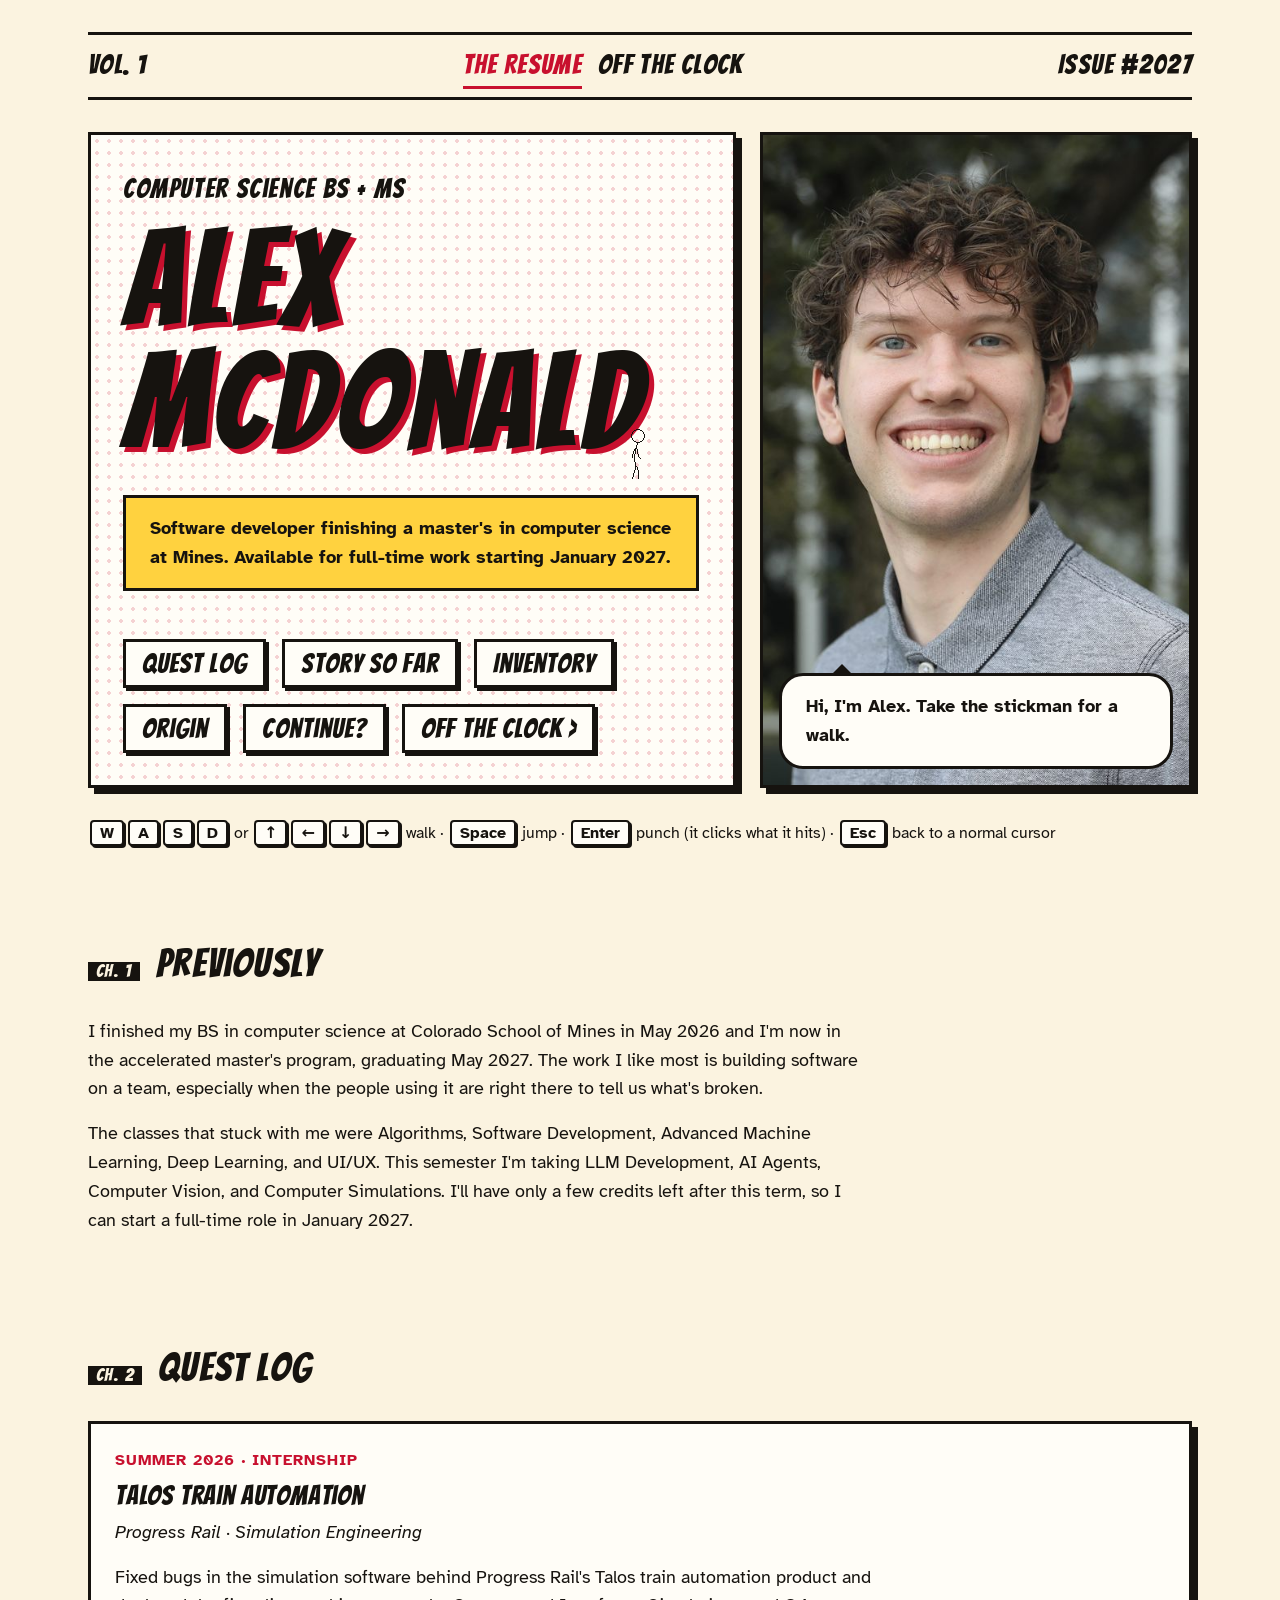
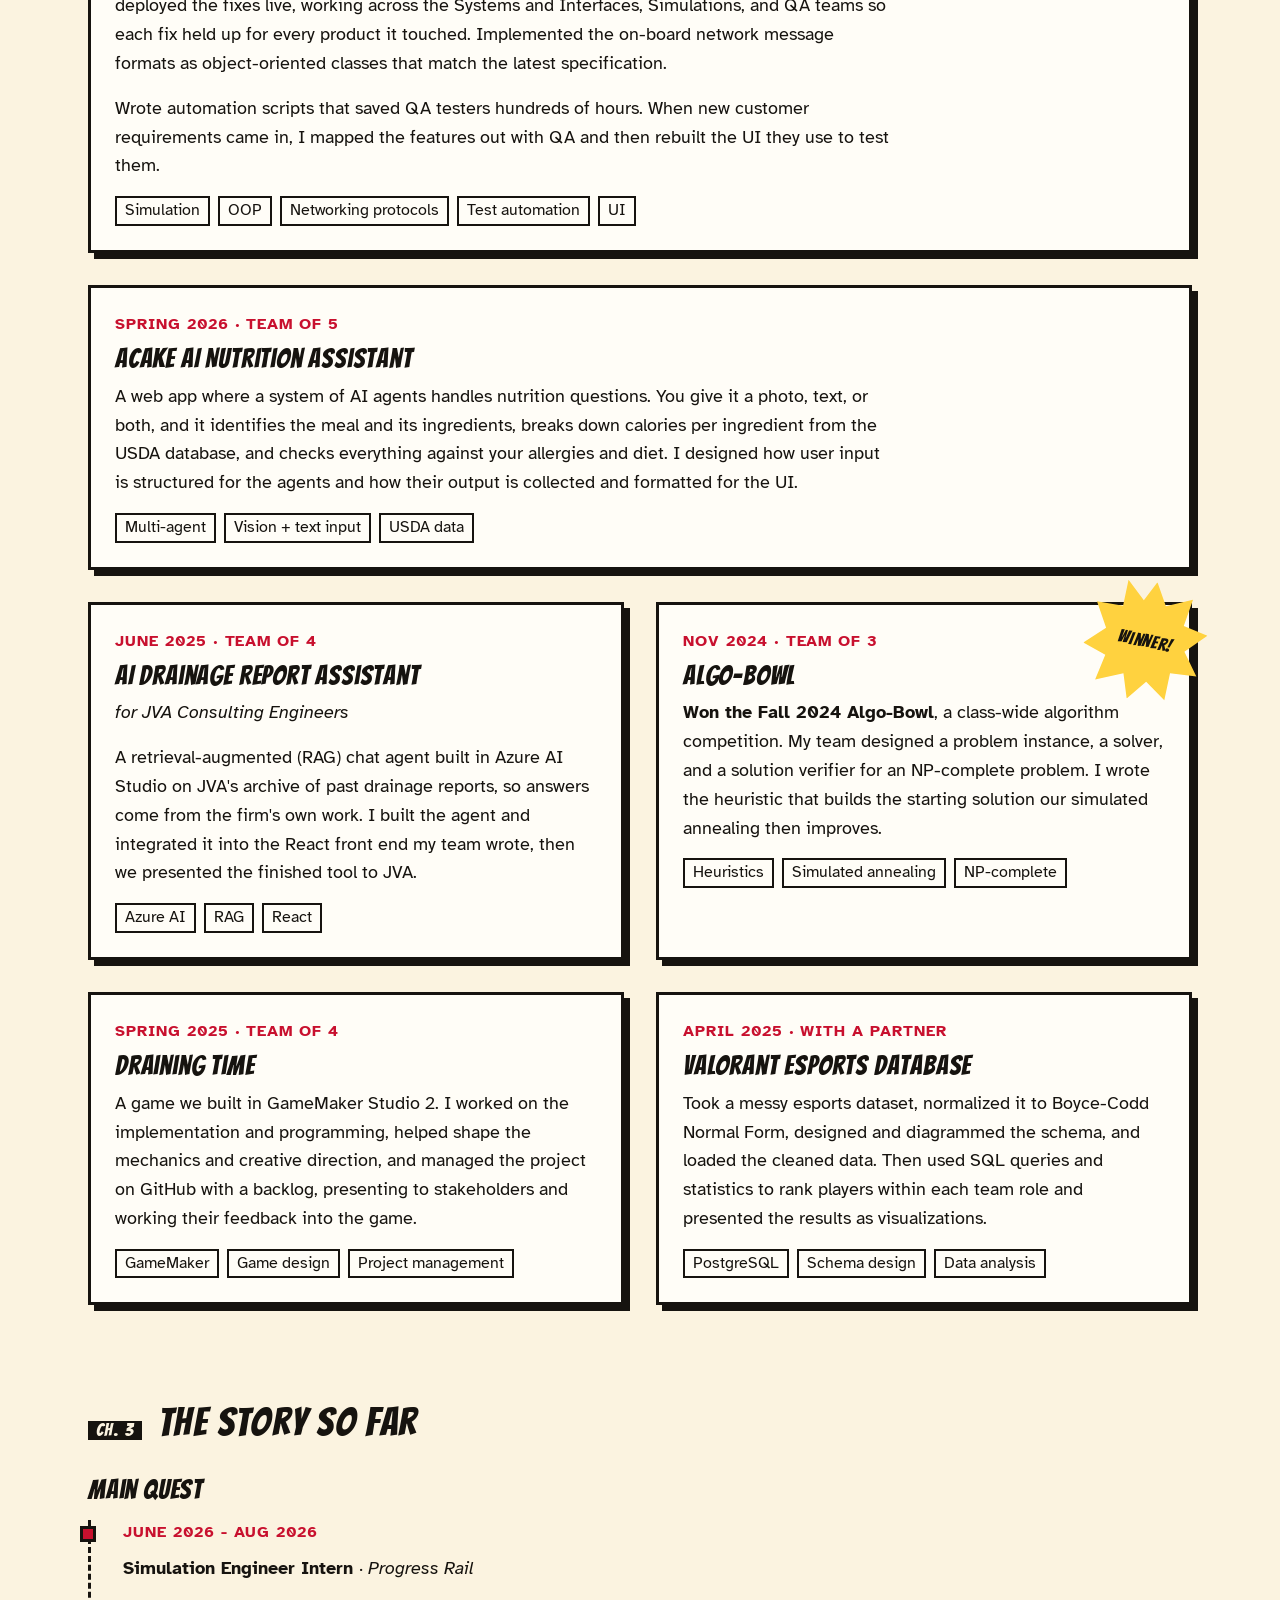
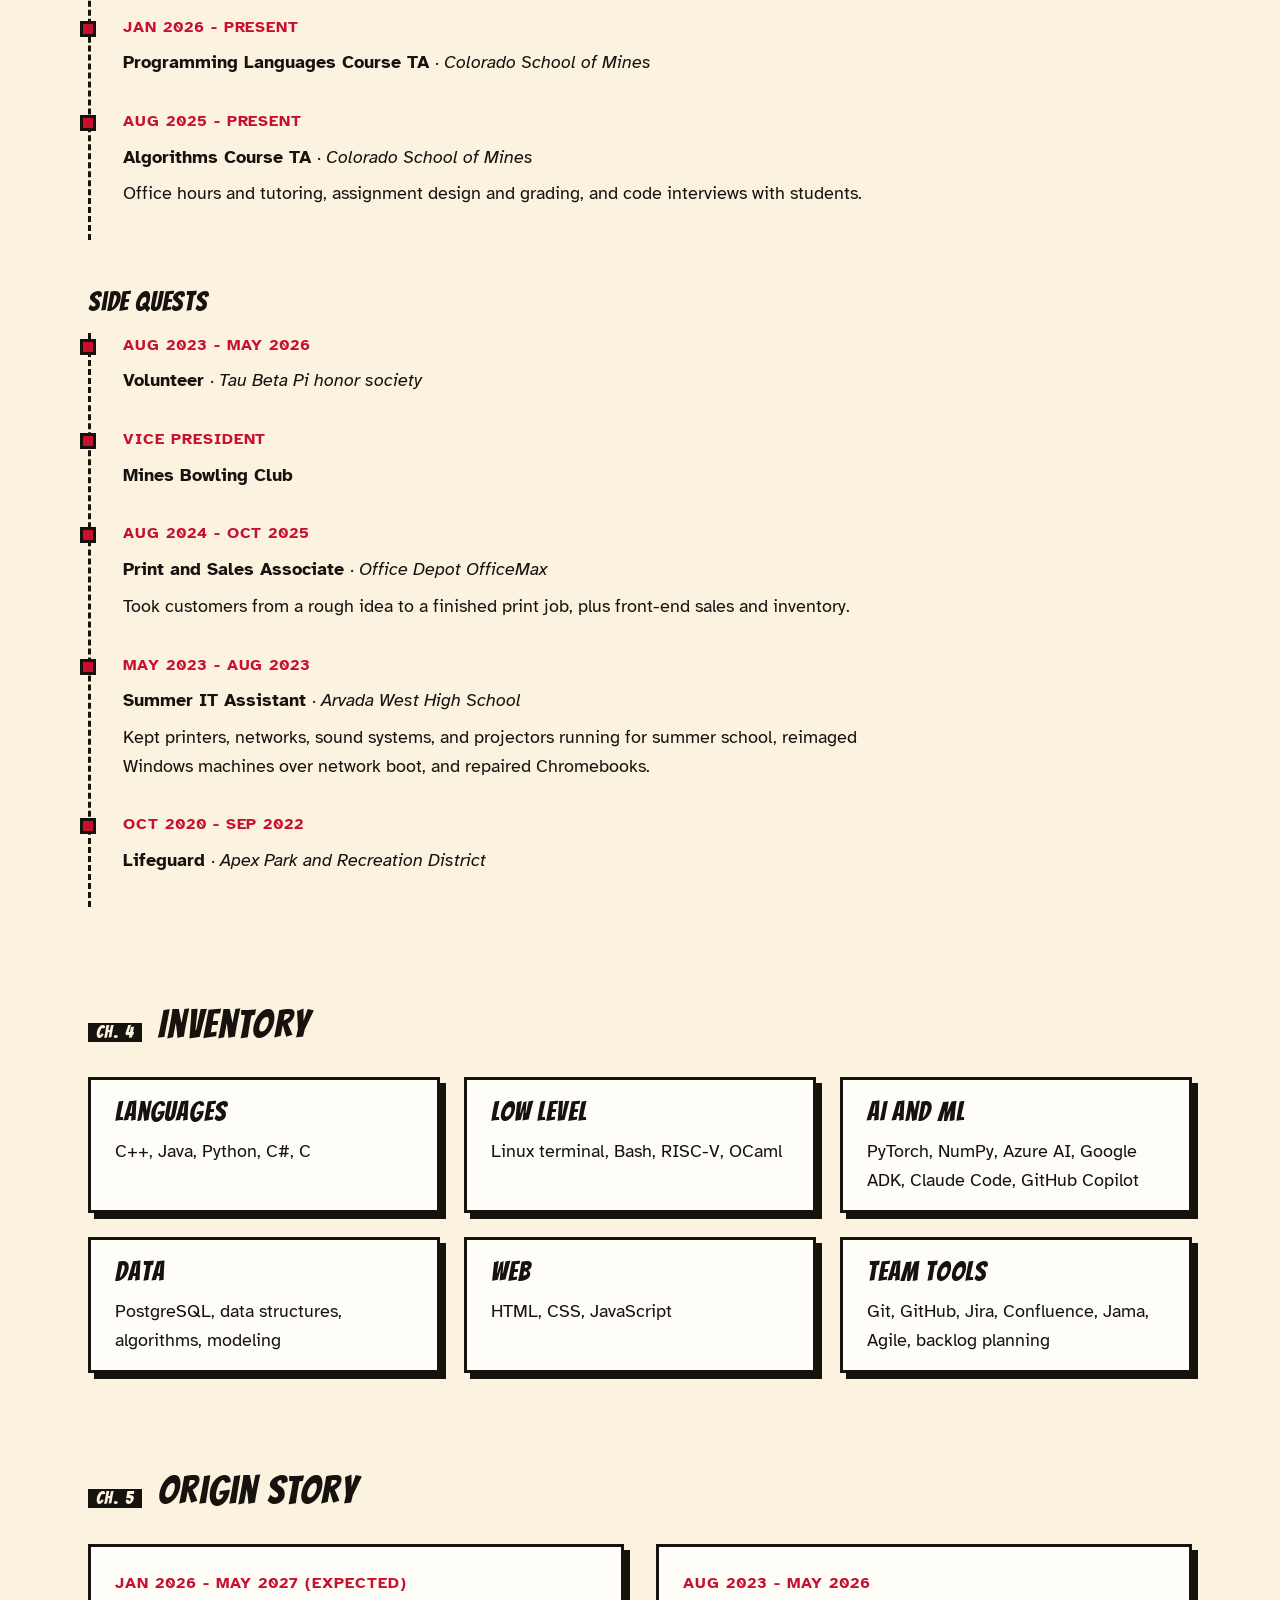
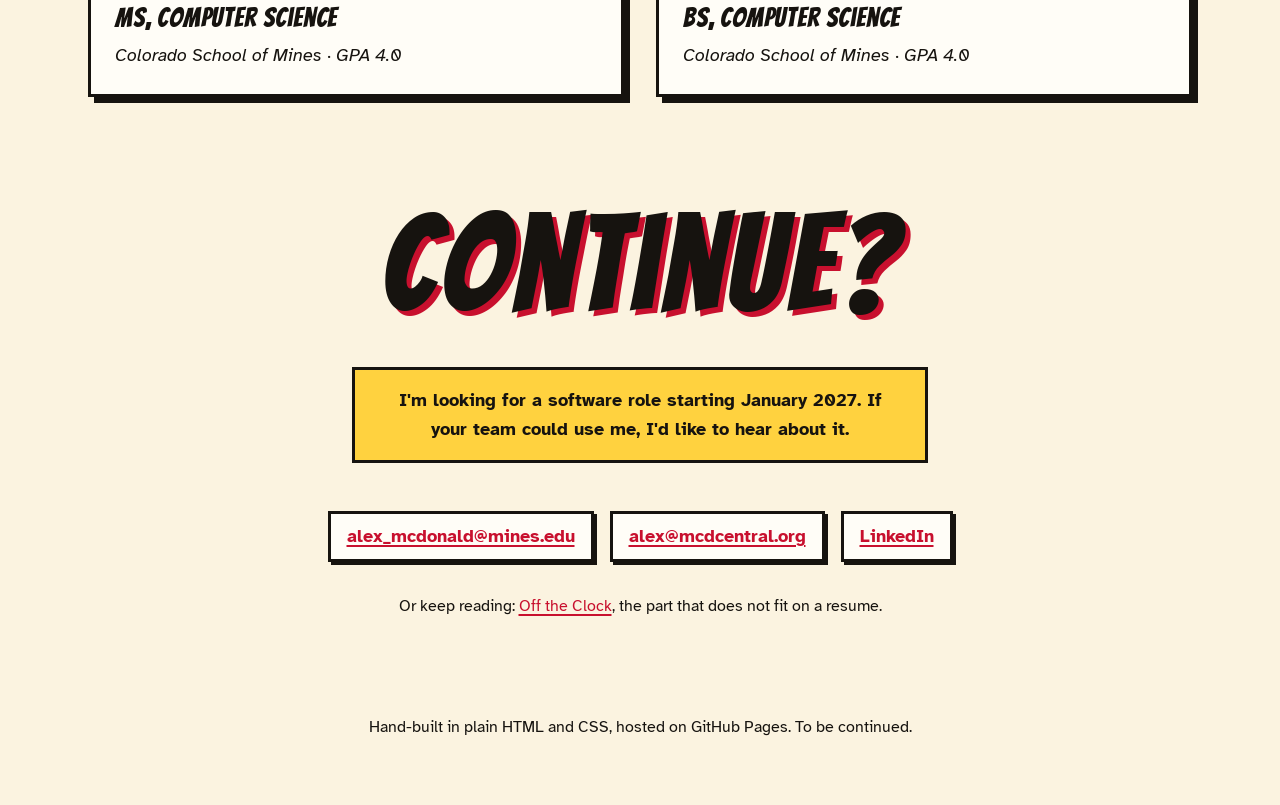
<file: index.html>
<!doctype html>
<html lang="en">
<head>
  <meta charset="utf-8">
  <meta name="viewport" content="width=device-width, initial-scale=1">
  <title>Alex McDonald - Computer Science</title>
  <meta name="description" content="Alex McDonald, computer science BS + MS student at Colorado School of Mines. Projects, experience, and contact.">
  <link rel="preconnect" href="https://fonts.googleapis.com">
  <link rel="preconnect" href="https://fonts.gstatic.com" crossorigin>
  <link rel="stylesheet" href="https://fonts.googleapis.com/css2?family=Atkinson+Hyperlegible:ital,wght@0,400;0,700;1,400&family=Bangers&display=swap">
  <link rel="stylesheet" href="style.css">
  <link rel="stylesheet" href="cursor.css">
</head>
<body>

  <a class="skip" href="#main">Skip to content</a>

  <header class="cover">
    <div class="cover-strip">
      <span>Vol. 1</span>
      <nav class="issue-nav" aria-label="Pages">
        <a href="index.html" aria-current="page">The Resume</a>
        <a href="adventures.html">Off the Clock</a>
      </nav>
      <span>Issue #2027</span>
    </div>

    <div class="cover-grid">
      <div class="panel cover-title halftone">
        <p class="kicker">Computer Science BS + MS</p>
        <h1>Alex<br>McDonald</h1>
        <p class="caption">
          Software developer finishing a master's in computer science at Mines.
          Available for full-time work starting January 2027.
        </p>
        <nav aria-label="Sections">
          <ul class="toc">
            <li><a href="#quests">Quest Log</a></li>
            <li><a href="#story">Story So Far</a></li>
            <li><a href="#inventory">Inventory</a></li>
            <li><a href="#origin">Origin</a></li>
            <li><a href="#contact">Continue?</a></li>
            <li><a href="adventures.html">Off the Clock &rsaquo;</a></li>
          </ul>
        </nav>
      </div>

      <figure class="panel cover-photo">
        <img src="img/headshot.jpg" width="600" height="800"
             alt="Alex McDonald smiling outdoors in a grey polo shirt">
        <p class="bubble">Hi, I'm Alex.<span class="bubble-walk"> Take the stickman for a walk.</span><span class="off-hint"> Try hitting <kbd>Esc</kbd> to get a fun cursor.</span></p>
      </figure>
    </div>

    <p class="controls-hint">
      <kbd>W</kbd><kbd>A</kbd><kbd>S</kbd><kbd>D</kbd> or <kbd>&uarr;</kbd><kbd>&larr;</kbd><kbd>&darr;</kbd><kbd>&rarr;</kbd> walk ·
      <kbd>Space</kbd> jump ·
      <kbd>Enter</kbd> punch (it clicks what it hits) ·
      <kbd>Esc</kbd> back to a normal cursor
    </p>
  </header>

  <main id="main">

    <section class="chapter" aria-labelledby="about-h">
      <h2 id="about-h"><span class="chapter-no">Ch. 1</span> Previously</h2>
      <div class="prose">
        <p>
          I finished my BS in computer science at Colorado School of Mines in May 2026
          and I'm now in the accelerated master's program, graduating May 2027.
          The work I like most is building software on a team, especially when the
          people using it are right there to tell us what's broken.
        </p>
        <p>
          The classes that stuck with me were Algorithms, Software Development,
          Advanced Machine Learning, Deep Learning, and UI/UX. This semester I'm
          taking LLM Development, AI Agents, Computer Vision, and Computer Simulations.
          I'll have only a few credits left after this term, so I can start a
          full-time role in January 2027.
        </p>
      </div>
    </section>

    <section class="chapter" id="quests" aria-labelledby="quests-h">
      <h2 id="quests-h"><span class="chapter-no">Ch. 2</span> Quest Log</h2>

      <div class="panels">

        <article class="panel wide">
          <p class="tag">Summer 2026 · Internship</p>
          <h3>Talos Train Automation</h3>
          <p class="org">Progress Rail · Simulation Engineering</p>
          <p>
            Fixed bugs in the simulation software behind Progress Rail's Talos train
            automation product and deployed the fixes live, working across the Systems
            and Interfaces, Simulations, and QA teams so each fix held up for every
            product it touched. Implemented the on-board network message formats as
            object-oriented classes that match the latest specification.
          </p>
          <p>
            Wrote automation scripts that saved QA testers hundreds of hours. When new
            customer requirements came in, I mapped the features out with QA and then
            rebuilt the UI they use to test them.
          </p>
          <ul class="chips" aria-label="Topics">
            <li>Simulation</li><li>OOP</li><li>Networking protocols</li><li>Test automation</li><li>UI</li>
          </ul>
        </article>

        <article class="panel wide">
          <p class="tag">Spring 2026 · Team of 5</p>
          <h3>ACAKE AI Nutrition Assistant</h3>
          <p>
            A web app where a system of AI agents handles nutrition questions. You give
            it a photo, text, or both, and it identifies the meal and its ingredients,
            breaks down calories per ingredient from the USDA database, and checks
            everything against your allergies and diet. I designed how user input is
            structured for the agents and how their output is collected and formatted
            for the UI.
          </p>
          <ul class="chips" aria-label="Topics">
            <li>Multi-agent</li><li>Vision + text input</li><li>USDA data</li>
          </ul>
        </article>

        <article class="panel">
          <p class="tag">June 2025 · Team of 4</p>
          <h3>AI Drainage Report Assistant</h3>
          <p class="org">for JVA Consulting Engineers</p>
          <p>
            A retrieval-augmented (RAG) chat agent built in Azure AI Studio on JVA's
            archive of past drainage reports, so answers come from the firm's own work.
            I built the agent and integrated it into the React front end my team wrote,
            then we presented the finished tool to JVA.
          </p>
          <ul class="chips" aria-label="Topics">
            <li>Azure AI</li><li>RAG</li><li>React</li>
          </ul>
        </article>

        <article class="panel">
          <span class="burst" aria-hidden="true">Winner!</span>
          <p class="tag">Nov 2024 · Team of 3</p>
          <h3>Algo-Bowl</h3>
          <p>
            <strong>Won the Fall 2024 Algo-Bowl</strong>, a class-wide algorithm
            competition. My team designed a problem instance, a solver, and a solution
            verifier for an NP-complete problem. I wrote the heuristic that builds the
            starting solution our simulated annealing then improves.
          </p>
          <ul class="chips" aria-label="Topics">
            <li>Heuristics</li><li>Simulated annealing</li><li>NP-complete</li>
          </ul>
        </article>

        <article class="panel">
          <p class="tag">Spring 2025 · Team of 4</p>
          <h3>Draining Time</h3>
          <p>
            A game we built in GameMaker Studio 2. I worked on the implementation and
            programming, helped shape the mechanics and creative direction, and managed
            the project on GitHub with a backlog, presenting to stakeholders and working
            their feedback into the game.
          </p>
          <ul class="chips" aria-label="Topics">
            <li>GameMaker</li><li>Game design</li><li>Project management</li>
          </ul>
        </article>

        <article class="panel">
          <p class="tag">April 2025 · With a partner</p>
          <h3>Valorant Esports Database</h3>
          <p>
            Took a messy esports dataset, normalized it to Boyce-Codd Normal Form,
            designed and diagrammed the schema, and loaded the cleaned data. Then used
            SQL queries and statistics to rank players within each team role and
            presented the results as visualizations.
          </p>
          <ul class="chips" aria-label="Topics">
            <li>PostgreSQL</li><li>Schema design</li><li>Data analysis</li>
          </ul>
        </article>

      </div>
    </section>

    <section class="chapter" id="story" aria-labelledby="story-h">
      <h2 id="story-h"><span class="chapter-no">Ch. 3</span> The Story So Far</h2>

      <h3 class="subhead">Main quest</h3>
      <ol class="timeline">
        <li>
          <p class="when">June 2026 - Aug 2026</p>
          <p class="role">Simulation Engineer Intern <span>Progress Rail</span></p>
        </li>
        <li>
          <p class="when">Jan 2026 - Present</p>
          <p class="role">Programming Languages Course TA <span>Colorado School of Mines</span></p>
        </li>
        <li>
          <p class="when">Aug 2025 - Present</p>
          <p class="role">Algorithms Course TA <span>Colorado School of Mines</span></p>
          <p>Office hours and tutoring, assignment design and grading, and code interviews with students.</p>
        </li>
      </ol>

      <h3 class="subhead">Side quests</h3>
      <ol class="timeline">
        <li>
          <p class="when">Aug 2023 - May 2026</p>
          <p class="role">Volunteer <span>Tau Beta Pi honor society</span></p>
        </li>
        <li>
          <p class="when">Vice President</p>
          <p class="role">Mines Bowling Club</p>
        </li>
        <li>
          <p class="when">Aug 2024 - Oct 2025</p>
          <p class="role">Print and Sales Associate <span>Office Depot OfficeMax</span></p>
          <p>Took customers from a rough idea to a finished print job, plus front-end sales and inventory.</p>
        </li>
        <li>
          <p class="when">May 2023 - Aug 2023</p>
          <p class="role">Summer IT Assistant <span>Arvada West High School</span></p>
          <p>Kept printers, networks, sound systems, and projectors running for summer school, reimaged Windows machines over network boot, and repaired Chromebooks.</p>
        </li>
        <li>
          <p class="when">Oct 2020 - Sep 2022</p>
          <p class="role">Lifeguard <span>Apex Park and Recreation District</span></p>
        </li>
      </ol>
    </section>

    <section class="chapter" id="inventory" aria-labelledby="inventory-h">
      <h2 id="inventory-h"><span class="chapter-no">Ch. 4</span> Inventory</h2>

      <dl class="inventory">
        <div class="slot">
          <dt>Languages</dt>
          <dd>C++, Java, Python, C#, C</dd>
        </div>
        <div class="slot">
          <dt>Low level</dt>
          <dd>Linux terminal, Bash, RISC-V, OCaml</dd>
        </div>
        <div class="slot">
          <dt>AI and ML</dt>
          <dd>PyTorch, NumPy, Azure AI, Google ADK, Claude Code, GitHub Copilot</dd>
        </div>
        <div class="slot">
          <dt>Data</dt>
          <dd>PostgreSQL, data structures, algorithms, modeling</dd>
        </div>
        <div class="slot">
          <dt>Web</dt>
          <dd>HTML, CSS, JavaScript</dd>
        </div>
        <div class="slot">
          <dt>Team tools</dt>
          <dd>Git, GitHub, Jira, Confluence, Jama, Agile, backlog planning</dd>
        </div>
      </dl>
    </section>

    <section class="chapter" id="origin" aria-labelledby="origin-h">
      <h2 id="origin-h"><span class="chapter-no">Ch. 5</span> Origin Story</h2>

      <div class="panels two">
        <div class="panel">
          <p class="tag">Jan 2026 - May 2027 (expected)</p>
          <h3>MS, Computer Science</h3>
          <p class="org">Colorado School of Mines · GPA 4.0</p>
        </div>
        <div class="panel">
          <p class="tag">Aug 2023 - May 2026</p>
          <h3>BS, Computer Science</h3>
          <p class="org">Colorado School of Mines · GPA 4.0</p>
        </div>
      </div>
    </section>

    <section class="chapter finale" id="contact" aria-labelledby="contact-h">
      <h2 id="contact-h">Continue?</h2>
      <p class="caption">
        I'm looking for a software role starting January 2027. If your team
        could use me, I'd like to hear about it.
      </p>
      <ul class="contact">
        <li><a href="mailto:alex_mcdonald@mines.edu">alex_mcdonald@mines.edu</a></li>
        <li><a href="mailto:alex@mcdcentral.org">alex@mcdcentral.org</a></li>
        <li><a href="https://www.linkedin.com/in/alex-mcdonald-cs/">LinkedIn</a></li>
      </ul>
      <p class="next-issue">
        Or keep reading: <a href="adventures.html">Off the Clock</a>, the part
        that does not fit on a resume.
      </p>
    </section>

  </main>

  <footer class="colophon">
    <p>Hand-built in plain HTML and CSS, hosted on GitHub Pages. To be continued.</p>
  </footer>

  <script src="cursor.js" defer></script>

</body>
</html>
</file>
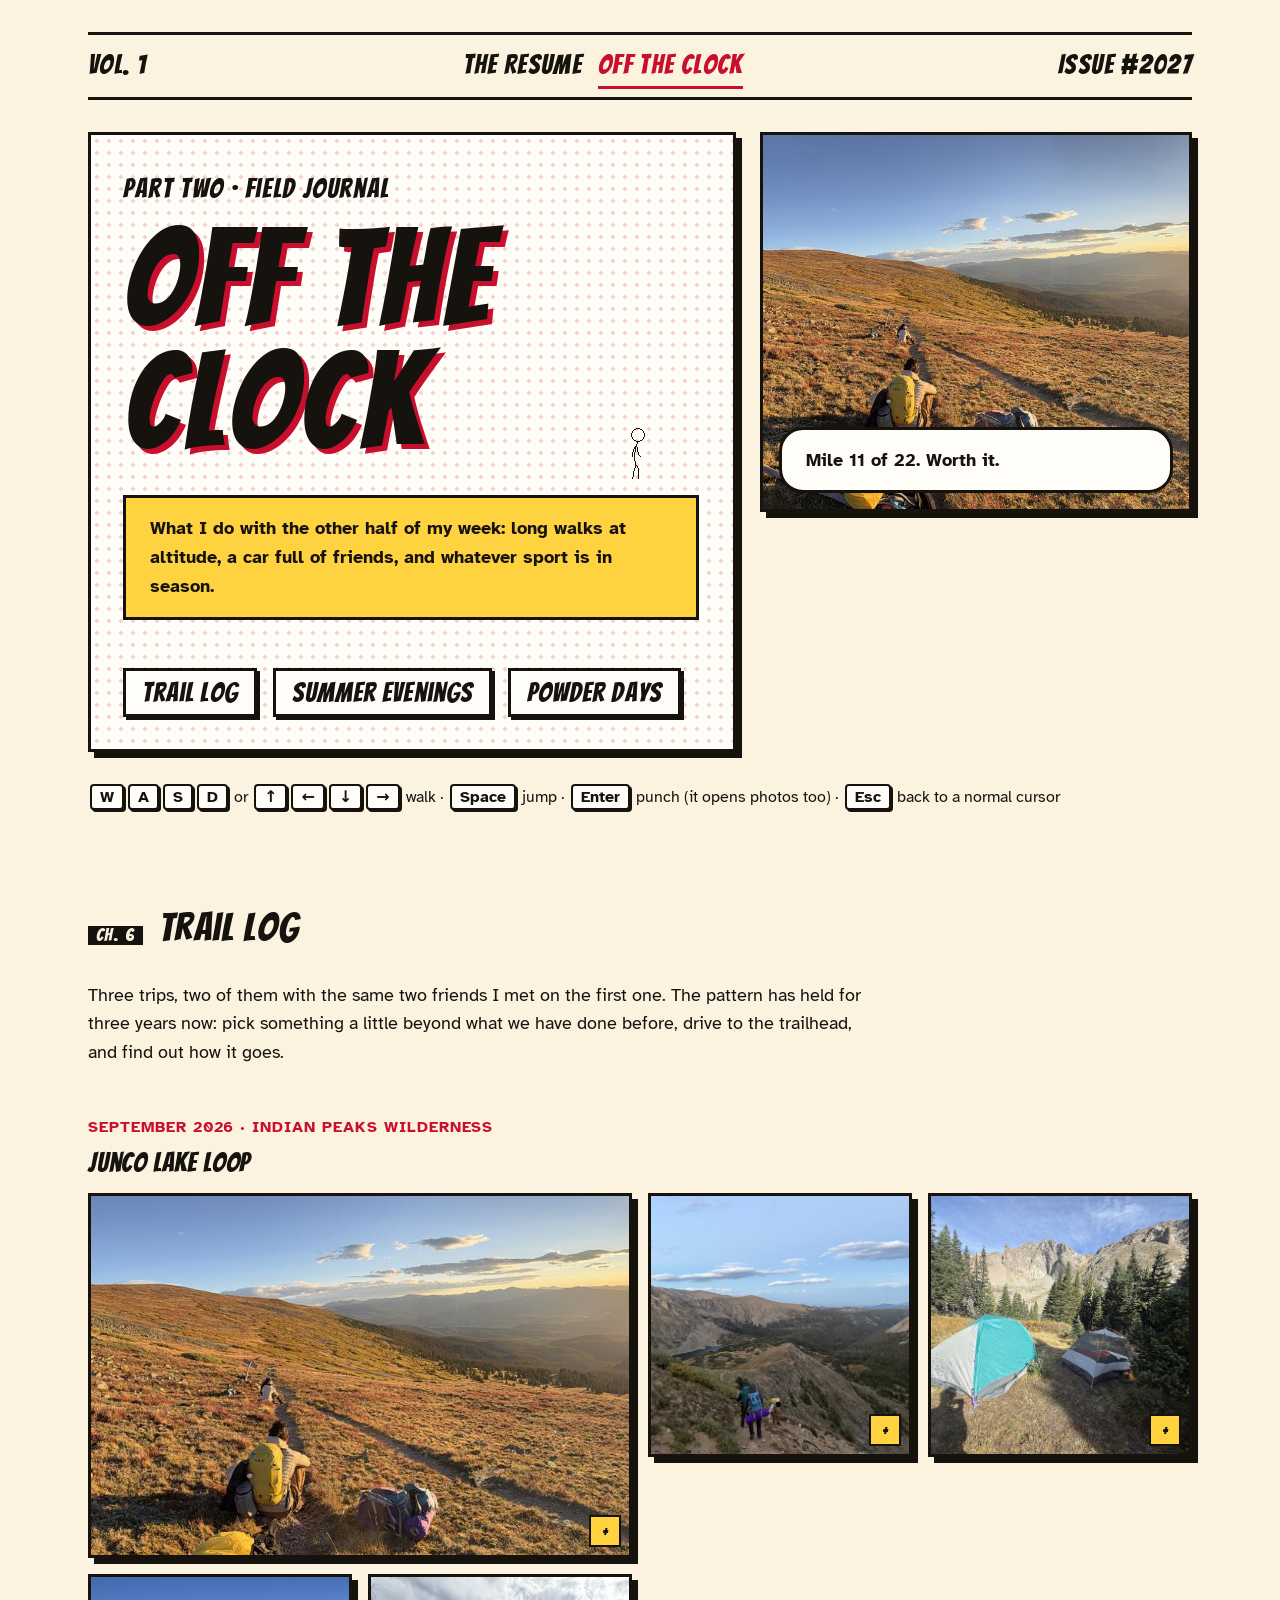
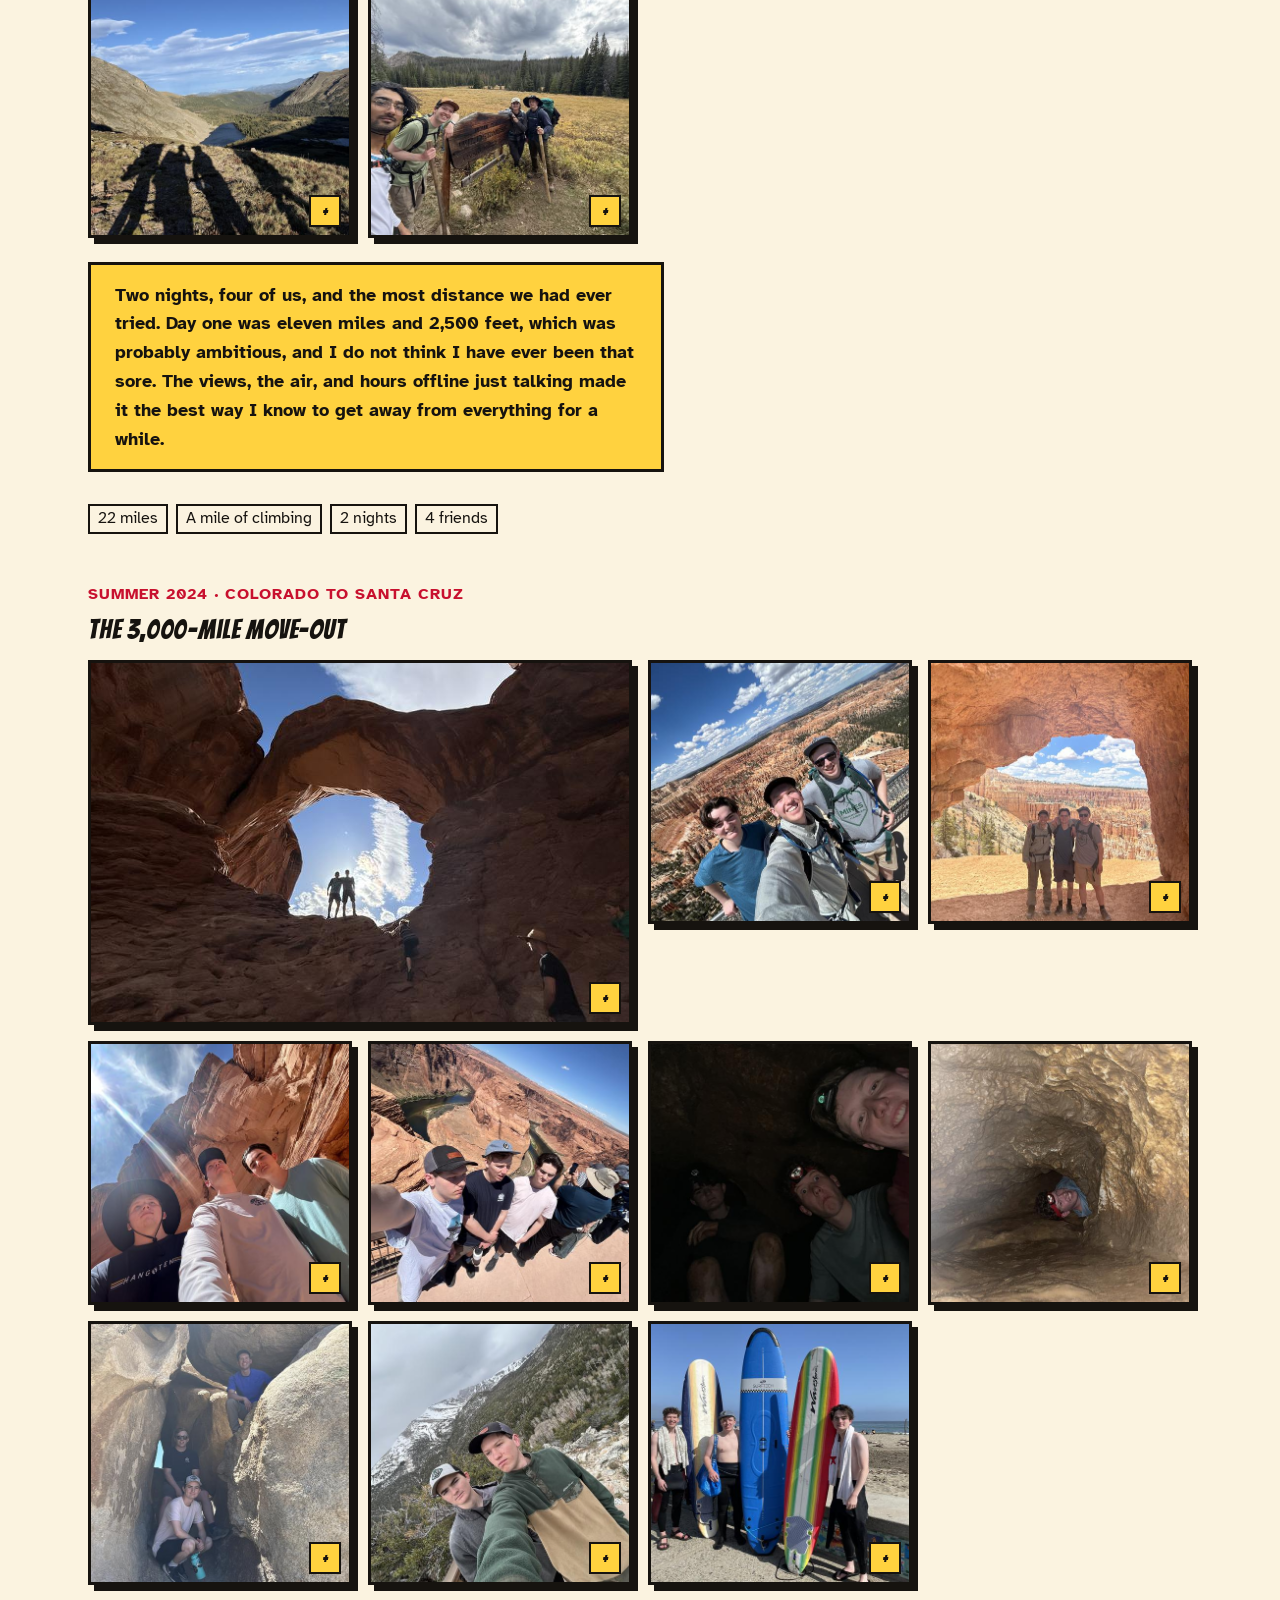
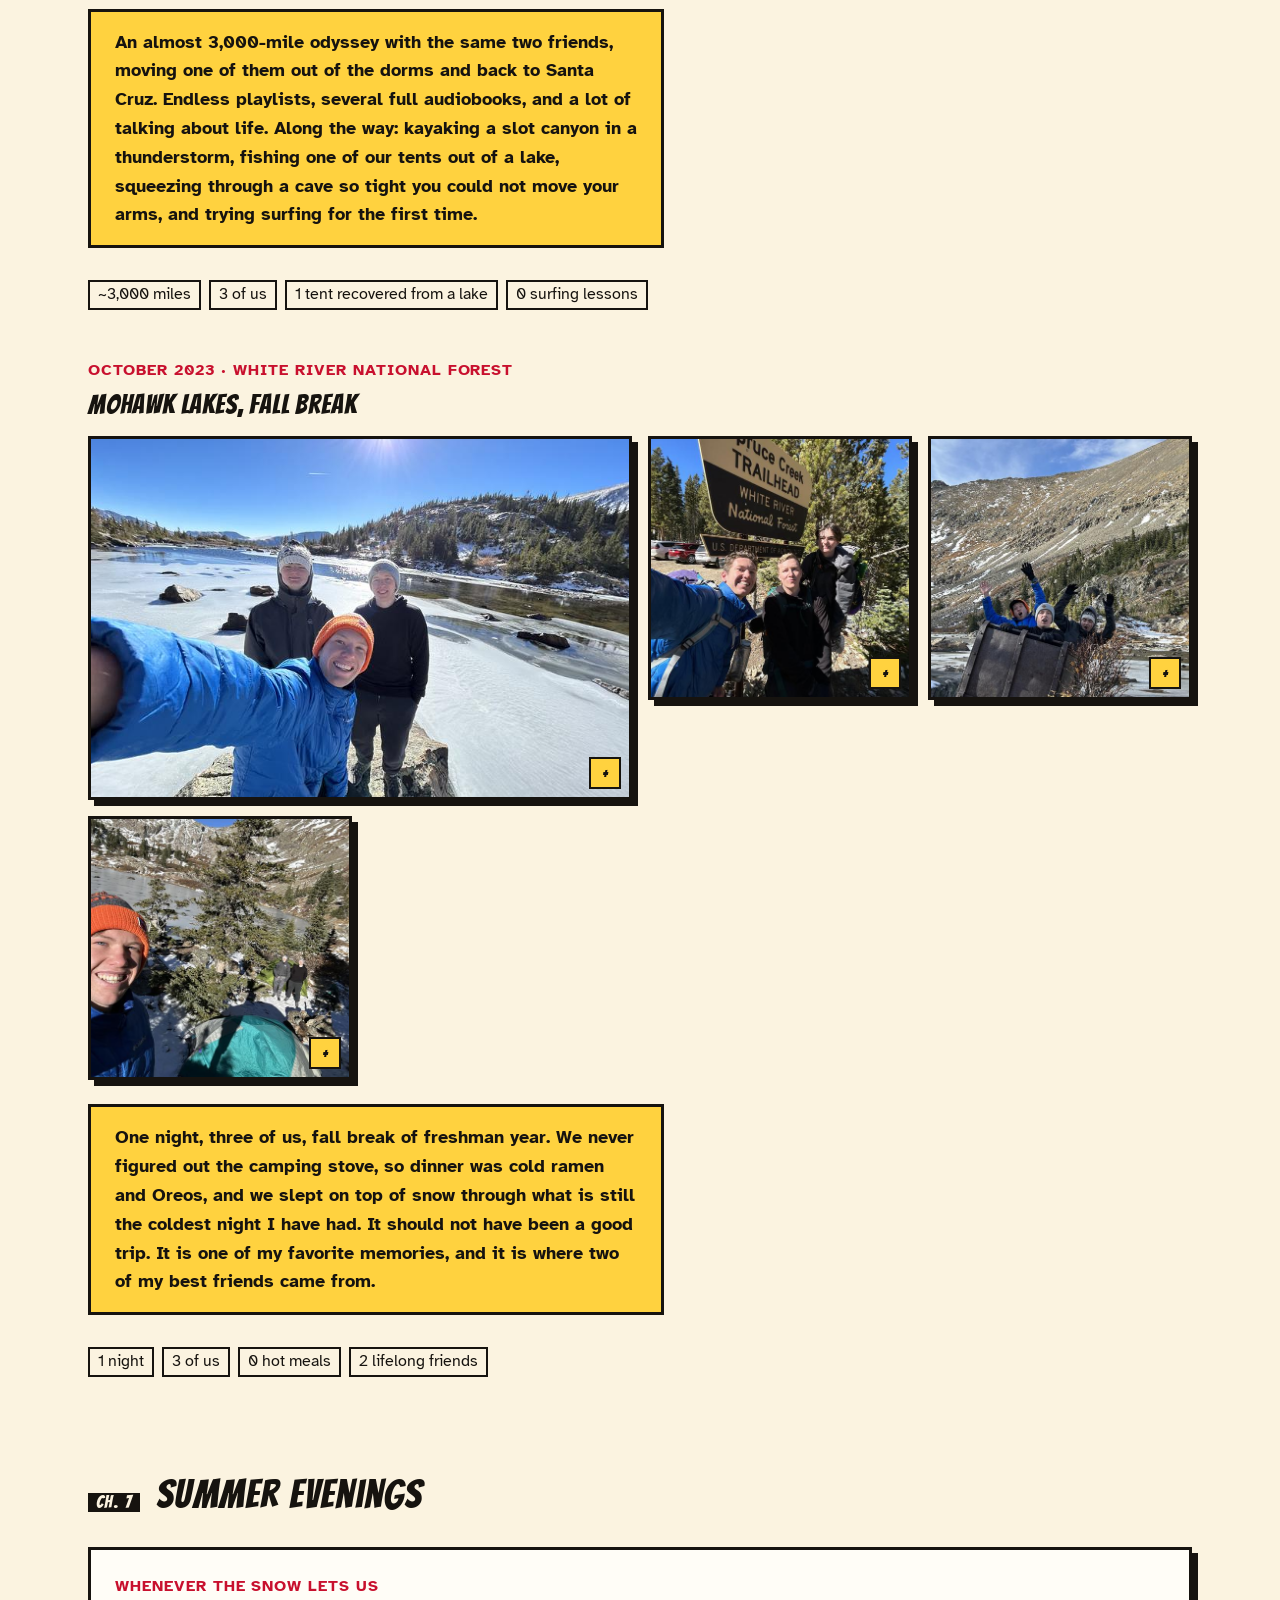
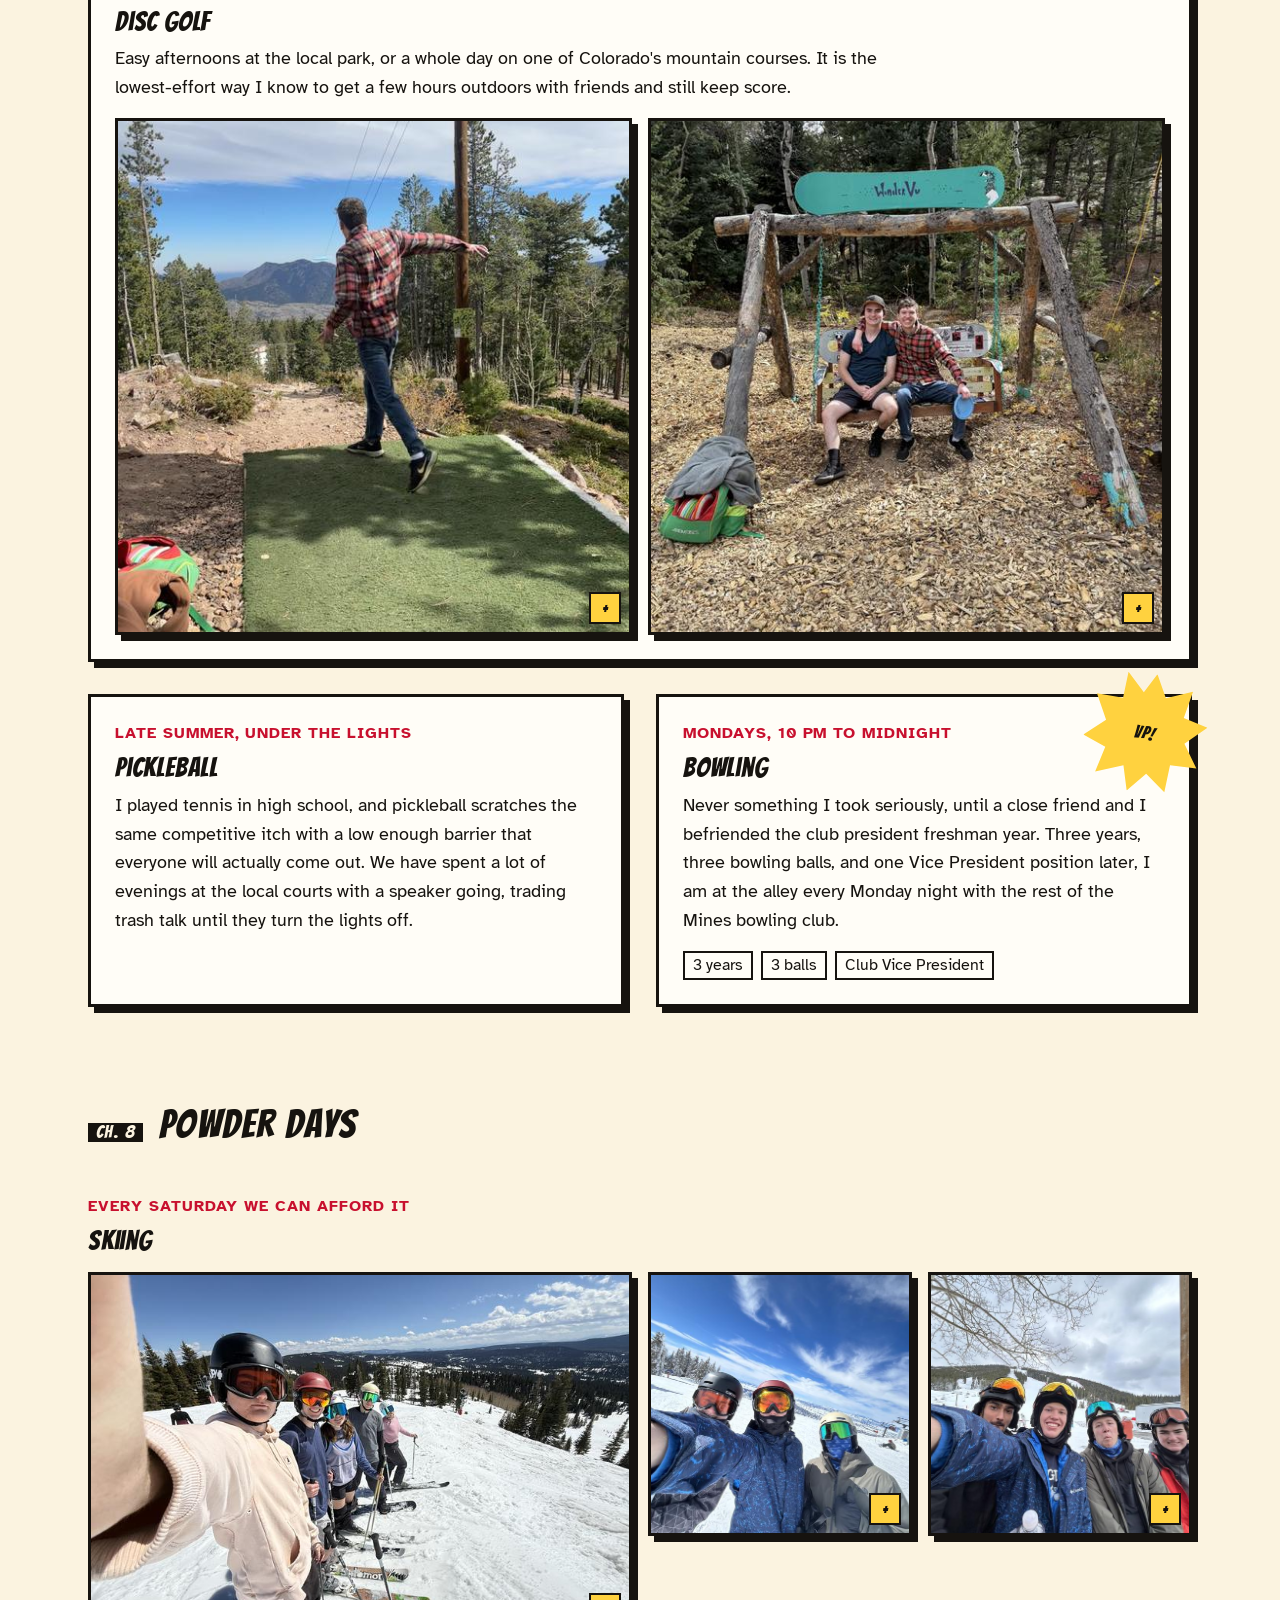
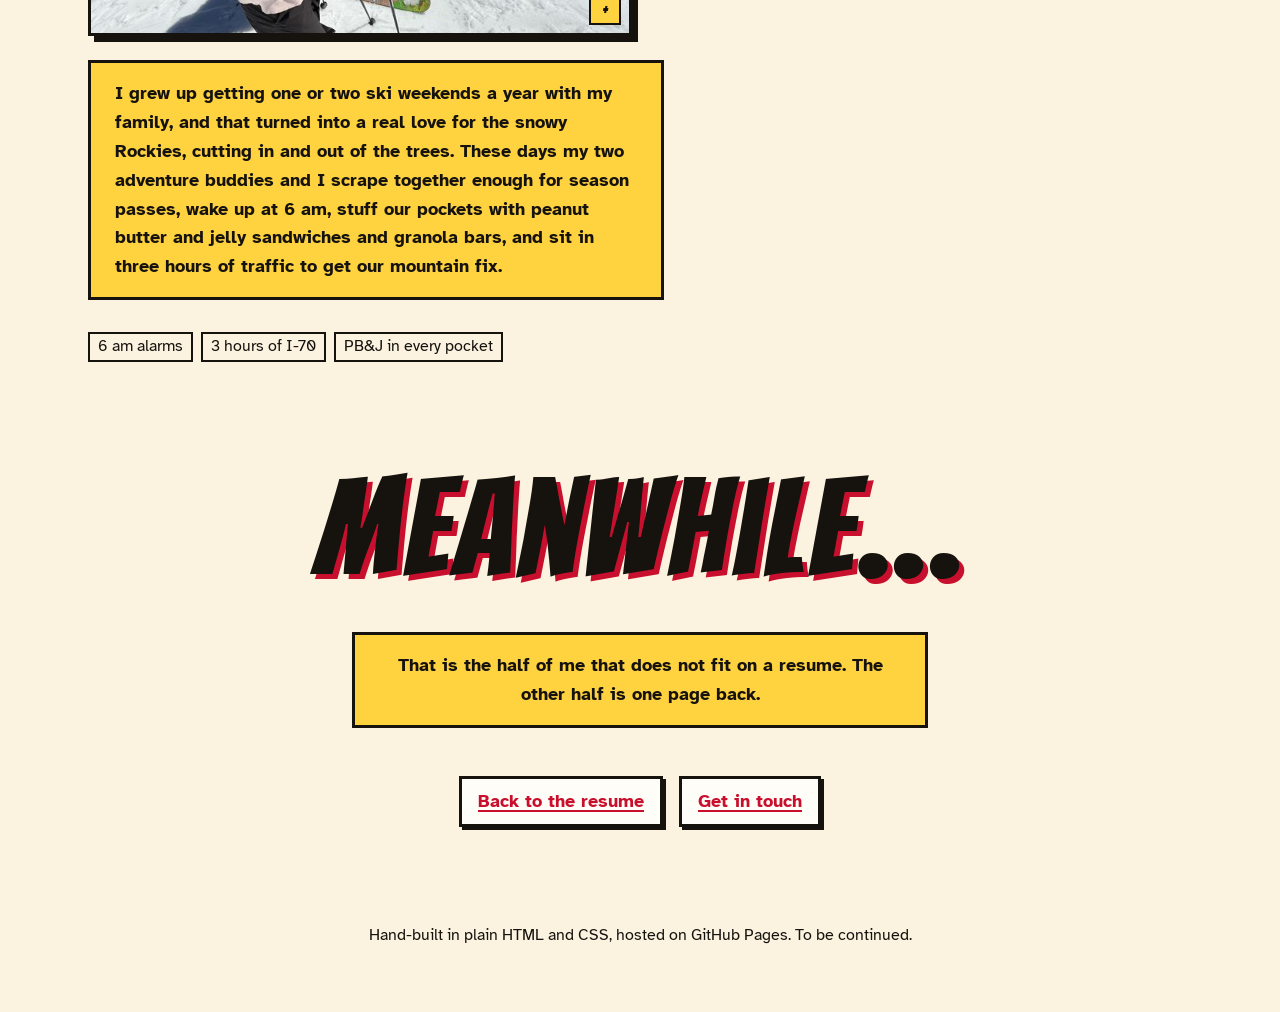
<file: adventures.html>
<!doctype html>
<html lang="en">
<head>
  <meta charset="utf-8">
  <meta name="viewport" content="width=device-width, initial-scale=1">
  <title>Off the Clock - Alex McDonald</title>
  <meta name="description" content="The other half of Alex McDonald: backpacking in the Colorado high country, a 3000-mile roadtrip to California, disc golf, pickleball, bowling, and ski Saturdays.">
  <link rel="preconnect" href="https://fonts.googleapis.com">
  <link rel="preconnect" href="https://fonts.gstatic.com" crossorigin>
  <link rel="stylesheet" href="https://fonts.googleapis.com/css2?family=Atkinson+Hyperlegible:ital,wght@0,400;0,700;1,400&family=Bangers&display=swap">
  <link rel="stylesheet" href="style.css">
  <link rel="stylesheet" href="lightbox.css">
  <link rel="stylesheet" href="cursor.css">
</head>
<body>

  <a class="skip" href="#main">Skip to content</a>

  <header class="cover">
    <div class="cover-strip">
      <span>Vol. 1</span>
      <nav class="issue-nav" aria-label="Pages">
        <a href="index.html">The Resume</a>
        <a href="adventures.html" aria-current="page">Off the Clock</a>
      </nav>
      <span>Issue #2027</span>
    </div>

    <div class="cover-grid">
      <div class="panel cover-title halftone">
        <p class="kicker">Part Two &middot; Field Journal</p>
        <h1>Off the<br>Clock</h1>
        <p class="caption">
          What I do with the other half of my week: long walks at altitude,
          a car full of friends, and whatever sport is in season.
        </p>
        <nav aria-label="Sections">
          <ul class="toc">
            <li><a href="#trail-log">Trail Log</a></li>
            <li><a href="#summer">Summer Evenings</a></li>
            <li><a href="#winter">Powder Days</a></li>
          </ul>
        </nav>
      </div>

      <figure class="panel cover-photo natural">
        <img src="img/backpacking-2026/backpacking-sunset-thumb.jpg"
             srcset="img/backpacking-2026/backpacking-sunset-thumb.jpg 700w,
                     img/backpacking-2026/backpacking-sunset.jpg 1600w"
             sizes="(min-width: 52rem) 40vw, 92vw"
             width="700" height="615"
             alt="Backpacks and hikers resting on a golden tundra ridge at sunset, mountain ranges layered into the distance">
        <p class="bubble">Mile 11 of 22. Worth it.</p>
      </figure>
    </div>

    <p class="controls-hint">
      <kbd>W</kbd><kbd>A</kbd><kbd>S</kbd><kbd>D</kbd> or <kbd>&uarr;</kbd><kbd>&larr;</kbd><kbd>&darr;</kbd><kbd>&rarr;</kbd> walk &middot;
      <kbd>Space</kbd> jump &middot;
      <kbd>Enter</kbd> punch (it opens photos too) &middot;
      <kbd>Esc</kbd> back to a normal cursor
    </p>
  </header>

  <main id="main">

    <section class="chapter" id="trail-log" aria-labelledby="trail-h">
      <h2 id="trail-h"><span class="chapter-no">Ch. 6</span> Trail Log</h2>
      <div class="prose">
        <p>
          Three trips, two of them with the same two friends I met on the first one.
          The pattern has held for three years now: pick something a little beyond what
          we have done before, drive to the trailhead, and find out how it goes.
        </p>
      </div>

      <article class="spread">
        <div class="spread-head">
          <p class="tag">September 2026 &middot; Indian Peaks Wilderness</p>
          <h3>Junco Lake Loop</h3>
        </div>

        <ul class="strip">
          <li class="shot wide">
            <a class="shot-frame" href="img/backpacking-2026/backpacking-sunset.jpg"
               data-caption="Day one, 11 miles in. Packs off above treeline to watch the sunset.">
              <img src="img/backpacking-2026/backpacking-sunset-thumb.jpg" width="700" height="615" loading="lazy" decoding="async"
                   alt="Backpacks and hikers resting on a golden tundra ridge at sunset, mountain ranges layered into the distance">
            </a>
          </li>
          <li class="shot">
            <a class="shot-frame" href="img/backpacking-2026/backpacking-trail.jpg"
               data-caption="Dropping off the ridge toward camp, with the lake still a long way down.">
              <img src="img/backpacking-2026/backpacking-trail-thumb.jpg" width="700" height="525" loading="lazy" decoding="async"
                   alt="Three backpackers descending a rocky ridge trail high above a lake, valleys falling away on both sides">
            </a>
          </li>
          <li class="shot">
            <a class="shot-frame" href="img/backpacking-2026/backpacking-tent.jpg"
               data-caption="Camp under the crags. We got the stove working this time.">
              <img src="img/backpacking-2026/backpacking-tent-thumb.jpg" width="700" height="525" loading="lazy" decoding="async"
                   alt="Two tents pitched in a grassy clearing below a jagged granite peak">
            </a>
          </li>
          <li class="shot">
            <a class="shot-frame" href="img/backpacking-2026/backpacking-shadows.jpg"
               data-caption="Evening, just over the summit, looking down at the lake where we would pitch the tents.">
              <img src="img/backpacking-2026/backpacking-shadows-thumb.jpg" width="525" height="700" loading="lazy" decoding="async"
                   alt="Three long human shadows stretched across a tundra slope above an alpine lake under a clear blue sky">
            </a>
          </li>
          <li class="shot">
            <a class="shot-frame" href="img/backpacking-2026/backpacking-sign.jpg"
               data-caption="Back at the Indian Peaks Wilderness sign on the way out, three days and 22 miles later, just ahead of the weather.">
              <img src="img/backpacking-2026/backpacking-sign-thumb.jpg" width="700" height="525" loading="lazy" decoding="async"
                   alt="Four of us in backpacks grinning beside a wooden Indian Peaks Wilderness sign, a wide meadow and storm clouds behind">
            </a>
          </li>
        </ul>

        <p class="caption">
          Two nights, four of us, and the most distance we had ever tried. Day one was
          eleven miles and 2,500 feet, which was probably ambitious, and I do not think
          I have ever been that sore. The views, the air, and hours offline just talking
          made it the best way I know to get away from everything for a while.
        </p>

        <ul class="chips" aria-label="Trip stats">
          <li>22 miles</li><li>A mile of climbing</li><li>2 nights</li><li>4 friends</li>
        </ul>
      </article>

      <article class="spread">
        <div class="spread-head">
          <p class="tag">Summer 2024 &middot; Colorado to Santa Cruz</p>
          <h3>The 3,000-Mile Move-Out</h3>
        </div>

        <ul class="strip">
          <li class="shot wide">
            <a class="shot-frame" href="img/roadtrip-2024/arches.jpg"
               data-caption="Double Arch in Arches National Park, with two of us up in the window.">
              <img src="img/roadtrip-2024/arches-thumb.jpg" width="700" height="525" loading="lazy" decoding="async"
                   alt="Two silhouetted figures standing in the opening of Double Arch, framed by towering red sandstone">
            </a>
          </li>
          <li class="shot">
            <a class="shot-frame" href="img/roadtrip-2024/bryce-canyon.jpg"
               data-caption="The Bryce Canyon rim, hoodoos all the way to the horizon.">
              <img src="img/roadtrip-2024/bryce-canyon-thumb.jpg" width="525" height="700" loading="lazy" decoding="async"
                   alt="Three of us on the Bryce Canyon rim with orange hoodoos and a big cloudy sky behind">
            </a>
          </li>
          <li class="shot">
            <a class="shot-frame" href="img/roadtrip-2024/bryce-canyon-arch.jpg"
               data-caption="A natural window on the way down into the canyon.">
              <img src="img/roadtrip-2024/bryce-canyon-arch-thumb.jpg" width="525" height="700" loading="lazy" decoding="async"
                   alt="Three of us standing under a wide sandstone arch looking out over the hoodoos of Bryce Canyon">
            </a>
          </li>
          <li class="shot">
            <a class="shot-frame" href="img/roadtrip-2024/antelope-canyon.jpg"
               data-caption="The slot canyon near Page, Arizona, that we kayaked into, the same one where the thunderstorm found us.">
              <img src="img/roadtrip-2024/antelope-canyon-thumb.jpg" width="525" height="700" loading="lazy" decoding="async"
                   alt="Looking up at three of us standing between the narrow red sandstone walls of a slot canyon">
            </a>
          </li>
          <li class="shot">
            <a class="shot-frame" href="img/roadtrip-2024/horshoe-bend.jpg"
               data-caption="Horseshoe Bend. The Colorado River is a long way down.">
              <img src="img/roadtrip-2024/horshoe-bend-thumb.jpg" width="700" height="525" loading="lazy" decoding="async"
                   alt="Three of us at the Horseshoe Bend overlook with the Colorado River curving through red rock far below">
            </a>
          </li>
          <li class="shot">
            <a class="shot-frame" href="img/roadtrip-2024/caving.jpg"
               data-caption="Headlamps on, somewhere in the middle of the tight cave.">
              <img src="img/roadtrip-2024/caving-thumb.jpg" width="700" height="525" loading="lazy" decoding="async"
                   alt="Three of us in headlamps crouched together in a low, dark cave passage">
            </a>
          </li>
          <li class="shot">
            <a class="shot-frame" href="img/roadtrip-2024/caving-head.jpg"
               data-caption="The squeeze: arms pinned, wiggle forward, hope it opens up.">
              <img src="img/roadtrip-2024/caving-head-thumb.jpg" width="525" height="700" loading="lazy" decoding="async"
                   alt="A headlamp-lit face peering out of a narrow hole in a wet, sculpted limestone cave wall">
            </a>
          </li>
          <li class="shot">
            <a class="shot-frame" href="img/roadtrip-2024/joshua-tree.jpg"
               data-caption="Joshua Tree. We found a gap in the boulders and all three of us fit.">
              <img src="img/roadtrip-2024/joshua-tree-thumb.jpg" width="700" height="525" loading="lazy" decoding="async"
                   alt="Three of us wedged into a narrow gap between giant rounded granite boulders">
            </a>
          </li>
          <li class="shot">
            <a class="shot-frame" href="img/roadtrip-2024/great-basin.jpg"
               data-caption="Great Basin National Park in Nevada, considerably colder than advertised.">
              <img src="img/roadtrip-2024/great-basin-thumb.jpg" width="525" height="700" loading="lazy" decoding="async"
                   alt="Two of us in fleeces on a trail below a snow-streaked peak under heavy grey clouds">
            </a>
          </li>
          <li class="shot">
            <a class="shot-frame" href="img/roadtrip-2024/surfing.jpg"
               data-caption="First time on a surfboard, Santa Cruz. The boards won.">
              <img src="img/roadtrip-2024/surfing-thumb.jpg" width="700" height="525" loading="lazy" decoding="async"
                   alt="Three of us in wetsuits standing with rented surfboards on a Santa Cruz beach">
            </a>
          </li>
        </ul>

        <p class="caption">
          An almost 3,000-mile odyssey with the same two friends, moving one of them out
          of the dorms and back to Santa Cruz. Endless playlists, several full audiobooks,
          and a lot of talking about life. Along the way: kayaking a slot canyon in a
          thunderstorm, fishing one of our tents out of a lake, squeezing through a cave
          so tight you could not move your arms, and trying surfing for the first time.
        </p>

        <ul class="chips" aria-label="Trip stats">
          <li>~3,000 miles</li><li>3 of us</li><li>1 tent recovered from a lake</li><li>0 surfing lessons</li>
        </ul>
      </article>

      <article class="spread">
        <div class="spread-head">
          <p class="tag">October 2023 &middot; White River National Forest</p>
          <h3>Mohawk Lakes, Fall Break</h3>
        </div>

        <ul class="strip">
          <li class="shot wide">
            <a class="shot-frame" href="img/backpacking-2023/backpacking-frozen-lake.jpg"
               data-caption="The lake was already frozen. We were not really ready for that.">
              <img src="img/backpacking-2023/backpacking-frozen-lake-thumb.jpg" width="700" height="525" loading="lazy" decoding="async"
                   alt="Three of us in winter coats and beanies standing on a rock beside a frozen alpine lake in bright sun">
            </a>
          </li>
          <li class="shot">
            <a class="shot-frame" href="img/backpacking-2023/backpacking-sign-old.jpg"
               data-caption="Spruce Creek Trailhead, hour zero of the first trip.">
              <img src="img/backpacking-2023/backpacking-sign-old-thumb.jpg" width="700" height="525" loading="lazy" decoding="async"
                   alt="Three of us with packs under the Spruce Creek Trailhead sign in White River National Forest">
            </a>
          </li>
          <li class="shot">
            <a class="shot-frame" href="img/backpacking-2023/backpacking-minecart.jpg"
               data-caption="An old mining cart by the frozen lake. Of course we all climbed in.">
              <img src="img/backpacking-2023/backpacking-minecart-thumb.jpg" width="700" height="525" loading="lazy" decoding="async"
                   alt="Three of us piled into an old rusted mining cart with our arms in the air, a snow-dusted mountainside behind">
            </a>
          </li>
          <li class="shot">
            <a class="shot-frame" href="img/backpacking-2023/backpacking-tent-old.jpg"
               data-caption="Camp, pitched on snow. Coldest night of my life, and one of my favorite memories.">
              <img src="img/backpacking-2023/backpacking-tent-old-thumb.jpg" width="700" height="525" loading="lazy" decoding="async"
                   alt="Selfie above our green tent beside a partly frozen lake, two friends standing on the snowy shore">
            </a>
          </li>
        </ul>

        <p class="caption">
          One night, three of us, fall break of freshman year. We never figured out the
          camping stove, so dinner was cold ramen and Oreos, and we slept on top of snow
          through what is still the coldest night I have had. It should not have been a
          good trip. It is one of my favorite memories, and it is where two of my best
          friends came from.
        </p>

        <ul class="chips" aria-label="Trip stats">
          <li>1 night</li><li>3 of us</li><li>0 hot meals</li><li>2 lifelong friends</li>
        </ul>
      </article>
    </section>

    <section class="chapter" id="summer" aria-labelledby="summer-h">
      <h2 id="summer-h"><span class="chapter-no">Ch. 7</span> Summer Evenings</h2>

      <div class="panels">

        <article class="panel wide">
          <p class="tag">Whenever the snow lets us</p>
          <h3>Disc Golf</h3>
          <p>
            Easy afternoons at the local park, or a whole day on one of Colorado's
            mountain courses. It is the lowest-effort way I know to get a few hours
            outdoors with friends and still keep score.
          </p>
          <ul class="strip two">
            <li class="shot">
              <a class="shot-frame" href="img/disc-golf/disc-golf-throw.jpg"
                 data-caption="Me teeing off at Wondervu, with the whole valley out in front.">
                <img src="img/disc-golf/disc-golf-throw-thumb.jpg" width="525" height="700" loading="lazy" decoding="async"
                     alt="Mid-throw on a mountain disc golf tee pad, pines and a distant peak beyond">
              </a>
            </li>
            <li class="shot">
              <a class="shot-frame" href="img/disc-golf/disc-golf-cam.jpg"
                 data-caption="The swing at Wondervu, which is an excellent place to lose a disc.">
                <img src="img/disc-golf/disc-golf-cam-thumb.jpg" width="525" height="700" loading="lazy" decoding="async"
                     alt="Two of us sitting on a log swing under a snowboard sign reading WonderVu, discs in hand">
              </a>
            </li>
          </ul>
        </article>

        <article class="panel">
          <p class="tag">Late summer, under the lights</p>
          <h3>Pickleball</h3>
          <p>
            I played tennis in high school, and pickleball scratches the same competitive
            itch with a low enough barrier that everyone will actually come out. We have
            spent a lot of evenings at the local courts with a speaker going, trading trash
            talk until they turn the lights off.
          </p>
        </article>

        <article class="panel">
          <span class="burst" aria-hidden="true">VP!</span>
          <p class="tag">Mondays, 10 pm to midnight</p>
          <h3>Bowling</h3>
          <p>
            Never something I took seriously, until a close friend and I befriended the
            club president freshman year. Three years, three bowling balls, and one Vice
            President position later, I am at the alley every Monday night with the rest
            of the Mines bowling club.
          </p>
          <ul class="chips" aria-label="Bowling stats">
            <li>3 years</li><li>3 balls</li><li>Club Vice President</li>
          </ul>
        </article>

      </div>
    </section>

    <section class="chapter" id="winter" aria-labelledby="winter-h">
      <h2 id="winter-h"><span class="chapter-no">Ch. 8</span> Powder Days</h2>

      <article class="spread">
        <div class="spread-head">
          <p class="tag">Every Saturday we can afford it</p>
          <h3>Skiing</h3>
        </div>

        <ul class="strip">
          <li class="shot wide">
            <a class="shot-frame" href="img/skiing/skiing-steamboat.jpg"
               data-caption="Spring skiing at Steamboat: shedding layers to cool off and squeezing in the last runs of the year.">
              <img src="img/skiing/skiing-steamboat-thumb.jpg" width="700" height="525" loading="lazy" decoding="async"
                   alt="Six of us lined up on skis and snowboards on a wide sunlit spring slope at Steamboat">
            </a>
          </li>
          <li class="shot">
            <a class="shot-frame" href="img/skiing/skiing-helmets.jpg"
               data-caption="Bluebird day, goggles down, nothing to complain about.">
              <img src="img/skiing/skiing-helmets-thumb.jpg" width="700" height="525" loading="lazy" decoding="async"
                   alt="Three of us in helmets and goggles at the top of a run under a bright blue sky">
            </a>
          </li>
          <li class="shot">
            <a class="shot-frame" href="img/skiing/skiing.jpg"
               data-caption="Base area, grey sky, three hours of I-70 already behind us.">
              <img src="img/skiing/skiing-thumb.jpg" width="700" height="525" loading="lazy" decoding="async"
                   alt="Four of us in helmets and goggles at the base of the mountain on an overcast day">
            </a>
          </li>
        </ul>

        <p class="caption">
          I grew up getting one or two ski weekends a year with my family, and that turned
          into a real love for the snowy Rockies, cutting in and out of the trees. These
          days my two adventure buddies and I scrape together enough for season passes,
          wake up at 6 am, stuff our pockets with peanut butter and jelly sandwiches and
          granola bars, and sit in three hours of traffic to get our mountain fix.
        </p>

        <ul class="chips" aria-label="Skiing stats">
          <li>6 am alarms</li><li>3 hours of I-70</li><li>PB&amp;J in every pocket</li>
        </ul>
      </article>
    </section>

    <section class="chapter finale" aria-labelledby="back-h">
      <h2 id="back-h">Meanwhile&hellip;</h2>
      <p class="caption">
        That is the half of me that does not fit on a resume. The other half is
        one page back.
      </p>
      <ul class="contact">
        <li><a href="index.html">Back to the resume</a></li>
        <li><a href="index.html#contact">Get in touch</a></li>
      </ul>
    </section>

  </main>

  <footer class="colophon">
    <p>Hand-built in plain HTML and CSS, hosted on GitHub Pages. To be continued.</p>
  </footer>

  <script src="lightbox.js" defer></script>
  <script src="cursor.js" defer></script>

</body>
</html>
</file>
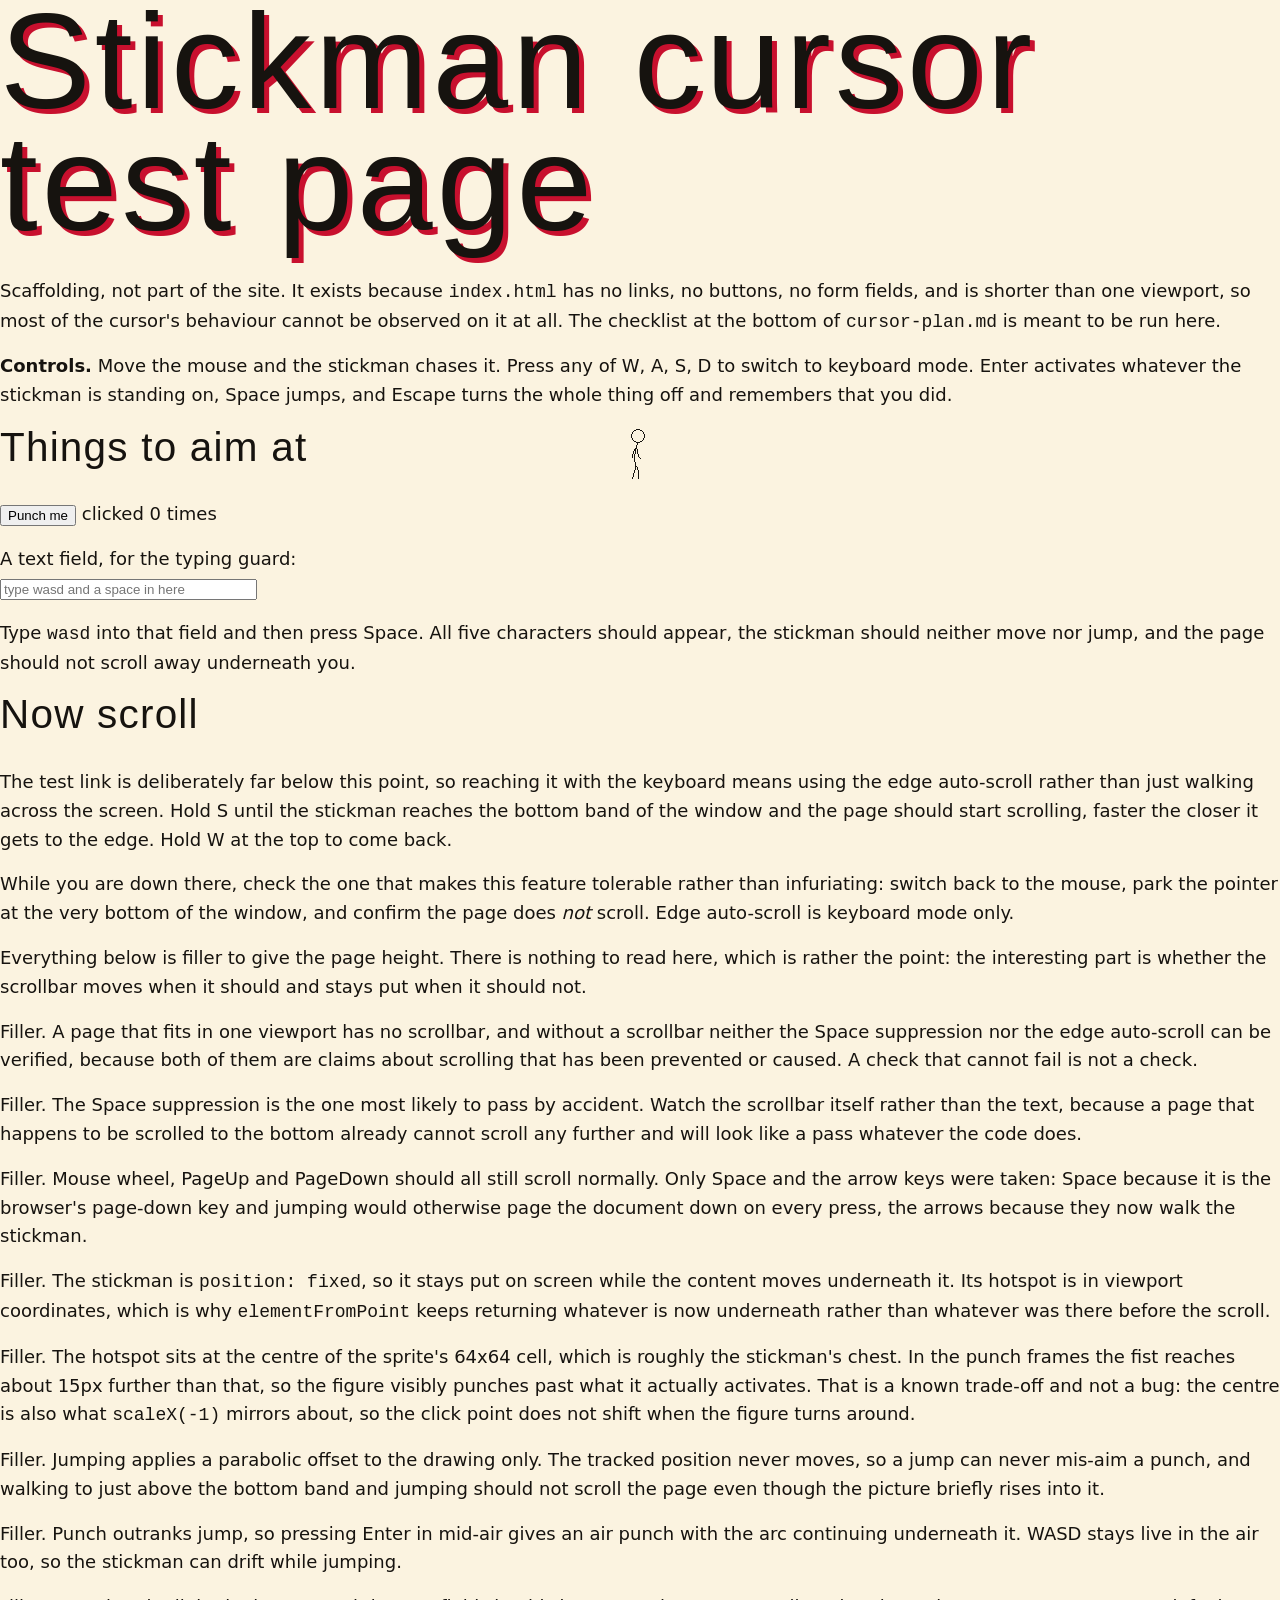
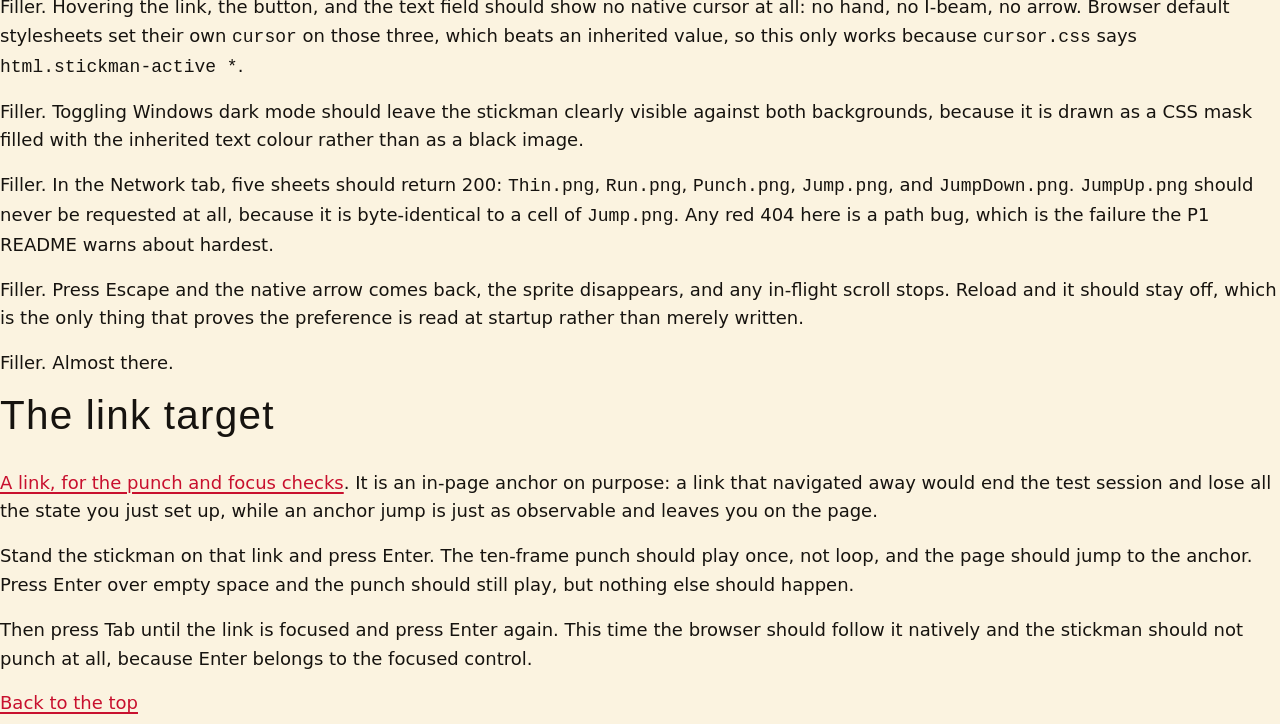
<file: cursor-test.html>
<!doctype html>
<html lang="en">
<head>
  <meta charset="utf-8">
  <meta name="viewport" content="width=device-width, initial-scale=1">
  <title>Stickman cursor test page</title>
  <link rel="stylesheet" href="style.css">
  <link rel="stylesheet" href="cursor.css">
</head>
<body>

  <h1>Stickman cursor test page</h1>

  <p>
    Scaffolding, not part of the site. It exists because
    <code>index.html</code> has no links, no buttons, no form fields, and is
    shorter than one viewport, so most of the cursor's behaviour cannot be
    observed on it at all. The checklist at the bottom of
    <code>cursor-plan.md</code> is meant to be run here.
  </p>

  <p>
    <strong>Controls.</strong> Move the mouse and the stickman chases it.
    Press any of W, A, S, D to switch to keyboard mode. Enter activates
    whatever the stickman is standing on, Space jumps, and Escape turns the
    whole thing off and remembers that you did.
  </p>

  <h2>Things to aim at</h2>

  <p>
    <button type="button" id="test-button">Punch me</button>
    <span id="test-button-count" role="status">clicked 0 times</span>
  </p>

  <p>
    <label for="test-input">A text field, for the typing guard:</label><br>
    <input type="text" id="test-input" size="30"
           placeholder="type wasd and a space in here">
  </p>

  <p>
    Type <code>wasd</code> into that field and then press Space. All five
    characters should appear, the stickman should neither move nor jump,
    and the page should not scroll away underneath you.
  </p>

  <h2>Now scroll</h2>

  <p>
    The test link is deliberately far below this point, so reaching it with
    the keyboard means using the edge auto-scroll rather than just walking
    across the screen. Hold S until the stickman reaches the bottom band of
    the window and the page should start scrolling, faster the closer it
    gets to the edge. Hold W at the top to come back.
  </p>

  <p>
    While you are down there, check the one that makes this feature
    tolerable rather than infuriating: switch back to the mouse, park the
    pointer at the very bottom of the window, and confirm the page does
    <em>not</em> scroll. Edge auto-scroll is keyboard mode only.
  </p>

  <p>
    Everything below is filler to give the page height. There is nothing to
    read here, which is rather the point: the interesting part is whether
    the scrollbar moves when it should and stays put when it should not.
  </p>

  <p>
    Filler. A page that fits in one viewport has no scrollbar, and without a
    scrollbar neither the Space suppression nor the edge auto-scroll can be
    verified, because both of them are claims about scrolling that has been
    prevented or caused. A check that cannot fail is not a check.
  </p>

  <p>
    Filler. The Space suppression is the one most likely to pass by
    accident. Watch the scrollbar itself rather than the text, because a
    page that happens to be scrolled to the bottom already cannot scroll any
    further and will look like a pass whatever the code does.
  </p>

  <p>
    Filler. Mouse wheel, PageUp and PageDown should all still scroll
    normally. Only Space and the arrow keys were taken: Space because it
    is the browser's page-down key and jumping would otherwise page the
    document down on every press, the arrows because they now walk the
    stickman.
  </p>

  <p>
    Filler. The stickman is <code>position: fixed</code>, so it stays put on
    screen while the content moves underneath it. Its hotspot is in viewport
    coordinates, which is why <code>elementFromPoint</code> keeps returning
    whatever is now underneath rather than whatever was there before the
    scroll.
  </p>

  <p>
    Filler. The hotspot sits at the centre of the sprite's 64x64 cell, which
    is roughly the stickman's chest. In the punch frames the fist reaches
    about 15px further than that, so the figure visibly punches past what it
    actually activates. That is a known trade-off and not a bug: the centre
    is also what <code>scaleX(-1)</code> mirrors about, so the click point
    does not shift when the figure turns around.
  </p>

  <p>
    Filler. Jumping applies a parabolic offset to the drawing only. The
    tracked position never moves, so a jump can never mis-aim a punch, and
    walking to just above the bottom band and jumping should not scroll the
    page even though the picture briefly rises into it.
  </p>

  <p>
    Filler. Punch outranks jump, so pressing Enter in mid-air gives an air
    punch with the arc continuing underneath it. WASD stays live in the air
    too, so the stickman can drift while jumping.
  </p>

  <p>
    Filler. Hovering the link, the button, and the text field should show no
    native cursor at all: no hand, no I-beam, no arrow. Browser default
    stylesheets set their own <code>cursor</code> on those three, which beats
    an inherited value, so this only works because
    <code>cursor.css</code> says <code>html.stickman-active *</code>.
  </p>

  <p>
    Filler. Toggling Windows dark mode should leave the stickman clearly
    visible against both backgrounds, because it is drawn as a CSS mask
    filled with the inherited text colour rather than as a black image.
  </p>

  <p>
    Filler. In the Network tab, five sheets should return 200:
    <code>Thin.png</code>, <code>Run.png</code>, <code>Punch.png</code>,
    <code>Jump.png</code>, and <code>JumpDown.png</code>.
    <code>JumpUp.png</code> should never be requested at all, because it is
    byte-identical to a cell of <code>Jump.png</code>. Any red 404 here is a
    path bug, which is the failure the P1 README warns about hardest.
  </p>

  <p>
    Filler. Press Escape and the native arrow comes back, the sprite
    disappears, and any in-flight scroll stops. Reload and it should stay
    off, which is the only thing that proves the preference is read at
    startup rather than merely written.
  </p>

  <p>
    Filler. Almost there.
  </p>

  <h2 id="target">The link target</h2>

  <p>
    <a href="#top-of-page">A link, for the punch and focus checks</a>.
    It is an in-page anchor on purpose: a link that navigated away would end
    the test session and lose all the state you just set up, while an anchor
    jump is just as observable and leaves you on the page.
  </p>

  <p>
    Stand the stickman on that link and press Enter. The ten-frame punch
    should play once, not loop, and the page should jump to the anchor.
    Press Enter over empty space and the punch should still play, but
    nothing else should happen.
  </p>

  <p>
    Then press Tab until the link is focused and press Enter again. This
    time the browser should follow it natively and the stickman should not
    punch at all, because Enter belongs to the focused control.
  </p>

  <p id="top-of-page">
    <a href="#">Back to the top</a>
  </p>

  <script src="cursor.js" defer></script>
  <script>
    // Local to this page: makes button activation visible without needing
    // the console open.
    (function () {
      var n = 0;
      var out = document.getElementById('test-button-count');
      document.getElementById('test-button').addEventListener('click', function () {
        n += 1;
        out.textContent = 'clicked ' + n + (n === 1 ? ' time' : ' times');
      });
    }());
  </script>

</body>
</html>
</file>
<file: style.css>
/* Comic-book issue with game-flavored chapter names.
   Two typefaces: Bangers (display) and Atkinson Hyperlegible (body).
   Palette: paper, ink, one red accent, plus caption yellow for narration boxes.
   Spacing only from 8/16/24/32/48/64/96px. */

:root {
  color-scheme: light dark;

  --paper: #fbf3e0;
  --panel: #fffdf7;
  --ink: #16130f;
  --accent: #c8102e;
  --caption: #ffd23f;
  --caption-ink: #16130f;
  --dot: rgb(200 16 46 / 0.18);

  --display: "Bangers", "Impact", sans-serif;
  --body: "Atkinson Hyperlegible", system-ui, "Segoe UI", sans-serif;

  /* Type scale, ratio 1.5 from an 18px base. */
  --fs-sm: 1rem;
  --fs-base: 1.125rem;
  --fs-h3: 1.6875rem;
  --fs-h2: 2.53rem;
  --fs-h1: clamp(3.8rem, 13vw, 8.5rem);

  --stroke: 3px solid var(--ink);
  --drop: 6px 6px 0 var(--ink);
}

@media (prefers-color-scheme: dark) {
  :root {
    --paper: #15131a;
    --panel: #201d27;
    --ink: #f4ecd8;
    --accent: #ff7a6b;
    --dot: rgb(255 122 107 / 0.16);
  }
}

*,
*::before,
*::after {
  box-sizing: border-box;
}

body {
  margin: 0;
  background: var(--paper);
  color: var(--ink);
  font-family: var(--body);
  font-size: var(--fs-base);
  line-height: 1.6;

  /* The stickman is tinted from this, so it always matches the ink. */
  --stickman-ink: var(--ink);
}

img {
  display: block;
  max-width: 100%;
  height: auto;
}

a {
  color: var(--accent);
  text-underline-offset: 3px;
  text-decoration-thickness: 2px;
}

a:hover {
  text-decoration-thickness: 4px;
}

:focus-visible {
  outline: 3px solid var(--accent);
  outline-offset: 3px;
}

h1, h2, h3 {
  font-family: var(--display);
  font-weight: 400;
  letter-spacing: 0.03em;
  line-height: 1.05;
  margin: 0;
}

p {
  margin: 0 0 16px;
}

.skip {
  position: absolute;
  left: 16px;
  top: -64px;
  padding: 8px 16px;
  background: var(--caption);
  color: var(--caption-ink);
  border: var(--stroke);
  z-index: 10;
}

.skip:focus {
  top: 16px;
}

/* ---------- Page frame ---------- */

.cover,
main,
.colophon {
  max-width: 72rem;
  margin: 0 auto;
  padding: 0 24px;
}

/* ---------- Shared comic pieces ---------- */

.panel {
  position: relative;
  background: var(--panel);
  border: var(--stroke);
  box-shadow: var(--drop);
  padding: 24px;
}

.panel > :last-child {
  margin-bottom: 0;
}

.halftone {
  background-image: radial-gradient(var(--dot) 1.6px, transparent 1.8px);
  background-size: 12px 12px;
}

/* Narration box: always yellow with dark text, in both themes. */
.caption {
  display: inline-block;
  max-width: 48ch;
  background: var(--caption);
  color: var(--caption-ink);
  border: var(--stroke);
  padding: 16px 24px;
  font-weight: 700;
}

.tag {
  font-size: var(--fs-sm);
  font-weight: 700;
  text-transform: uppercase;
  letter-spacing: 0.06em;
  color: var(--accent);
  margin-bottom: 8px;
}

.org {
  font-style: italic;
}

/* ---------- Cover ---------- */

.cover {
  padding-top: 32px;
}

.cover-strip {
  display: flex;
  flex-wrap: wrap;
  justify-content: space-between;
  gap: 8px 24px;
  border-block: var(--stroke);
  padding: 8px 0;
  margin-bottom: 32px;
  font-family: var(--display);
  font-size: var(--fs-h3);
  letter-spacing: 0.05em;
}

/* The masthead doubles as the nav between the two pages of the issue. */
.issue-nav {
  display: flex;
  flex-wrap: wrap;
  gap: 8px 16px;
}

.issue-nav a {
  color: var(--ink);
  text-decoration: none;
  border-bottom: 3px solid transparent;
}

.issue-nav a:hover {
  border-bottom-color: var(--accent);
}

/* The page you are on is the one in red, so the strip always says where
   you are as well as where you can go. */
.issue-nav a[aria-current="page"] {
  color: var(--accent);
  border-bottom-color: var(--accent);
}

.cover-grid {
  display: grid;
  gap: 24px;
}

@media (min-width: 52rem) {
  .cover-grid {
    grid-template-columns: 3fr 2fr;
  }
}

.cover-title {
  padding: 32px;
}

.kicker {
  font-family: var(--display);
  font-size: var(--fs-h3);
  letter-spacing: 0.06em;
  margin-bottom: 8px;
}

h1 {
  font-size: var(--fs-h1);
  line-height: 0.9;
  margin-bottom: 32px;
  text-shadow: 5px 5px 0 var(--accent);
}

.toc {
  list-style: none;
  padding: 0;
  margin: 32px 0 0;
  display: flex;
  flex-wrap: wrap;
  gap: 16px;
}

.toc a {
  display: inline-block;
  padding: 8px 16px;
  background: var(--panel);
  color: var(--ink);
  border: var(--stroke);
  box-shadow: 3px 3px 0 var(--ink);
  font-family: var(--display);
  font-size: var(--fs-h3);
  letter-spacing: 0.04em;
  line-height: 1;
  text-decoration: none;
}

.toc a:hover {
  background: var(--caption);
  color: var(--caption-ink);
}

.cover-photo {
  margin: 0;
  padding: 0;
  overflow: visible;
}

.cover-photo img {
  width: 100%;
  height: 100%;
  object-fit: cover;
  object-position: 50% 30%;
}

/* The headshot is portrait, so cropping it to the height of the title
   panel next to it works. A landscape cover photo would be sliced into
   a narrow strip instead, so that one keeps its own shape and the panel
   ends wherever the photo ends. */
.cover-photo.natural {
  align-self: start;
}

.cover-photo.natural img {
  height: auto;
  object-fit: fill;
}

.bubble {
  position: absolute;
  left: 16px;
  right: 16px;
  bottom: 16px;
  margin: 0;
  background: var(--panel);
  border: var(--stroke);
  border-radius: 24px;
  padding: 16px 24px;
  font-weight: 700;
}

/* Tail of the speech bubble, pointing up at the face. */
.bubble::before {
  content: "";
  position: absolute;
  top: -24px;
  left: 48px;
  border: 12px solid transparent;
  border-bottom-color: var(--ink);
}

.controls-hint {
  display: none;
  margin: 32px 0 0;
  font-size: var(--fs-sm);
}

/* cursor.js adds this class only while the stickman is running. */
html.stickman-active .controls-hint {
  display: block;
}

.bubble-walk {
  display: none;
}

html.stickman-active .bubble-walk {
  display: inline;
}

.off-hint {
  display: none;
}

/* Same conditions cursor.js checks before it starts. Outside them Escape
   does nothing, so the hint would be a false promise. */
@media (pointer: fine) and (prefers-reduced-motion: no-preference) {
  html:not(.stickman-active) .off-hint {
    display: inline;
  }
}

kbd {
  display: inline-block;
  font-family: var(--body);
  font-weight: 700;
  font-size: var(--fs-sm);
  line-height: 1.4;
  padding: 0 8px;
  margin: 0 2px;
  background: var(--panel);
  border: 2px solid var(--ink);
  border-radius: 4px;
  box-shadow: 2px 2px 0 var(--ink);
}

/* ---------- Chapters ---------- */

.chapter {
  padding-top: 96px;
}

h2 {
  font-size: var(--fs-h2);
  margin-bottom: 32px;
  display: flex;
  flex-wrap: wrap;
  align-items: baseline;
  gap: 8px 16px;
}

.chapter-no {
  font-size: var(--fs-base);
  letter-spacing: 0.08em;
  color: var(--paper);
  background: var(--ink);
  padding: 0 8px;
}

h3 {
  font-size: var(--fs-h3);
  margin-bottom: 8px;
}

.prose {
  max-width: 65ch;
}

/* ---------- Quest log panels ---------- */

.panels {
  display: grid;
  gap: 32px;
  grid-template-columns: repeat(auto-fit, minmax(min(100%, 24rem), 1fr));
}

.panels .wide {
  grid-column: 1 / -1;
}

.panels .wide p {
  max-width: 65ch;
}

.chips {
  list-style: none;
  padding: 0;
  margin: 16px 0 0;
  display: flex;
  flex-wrap: wrap;
  gap: 8px;
}

.chips li {
  font-size: var(--fs-sm);
  border: 2px solid var(--ink);
  padding: 0 8px;
}

/* Algo-Bowl win. The only starburst on the page. */
.burst {
  position: absolute;
  top: -24px;
  right: -16px;
  width: 120px;
  height: 120px;
  display: grid;
  place-items: center;
  background: var(--caption);
  color: var(--caption-ink);
  font-family: var(--display);
  font-size: var(--fs-base);
  letter-spacing: 0.04em;
  transform: rotate(12deg);
  clip-path: polygon(
    50% 0%, 61% 18%, 82% 8%, 79% 31%, 100% 35%, 84% 52%, 98% 70%,
    76% 72%, 76% 95%, 58% 83%, 45% 100%, 38% 80%, 16% 90%, 20% 68%,
    0% 62%, 16% 46%, 4% 26%, 26% 25%, 26% 3%, 42% 17%
  );
}

/* ---------- Photo spreads (adventures.html) ----------
   One trip per spread: a heading, a grid of panels, then the narration
   box under it, the way a comic page reads top to bottom. */

.spread {
  margin-top: 48px;
}

.spread-head {
  margin-bottom: 16px;
}

.strip {
  list-style: none;
  margin: 0 0 24px;
  padding: 0;
  display: grid;
  gap: 16px;
  grid-template-columns: repeat(2, 1fr);
}

@media (min-width: 40rem) {
  .strip {
    grid-template-columns: repeat(3, 1fr);
  }
}

@media (min-width: 64rem) {
  .strip {
    grid-template-columns: repeat(4, 1fr);
  }
}

/* A two-photo strip inside a panel never wants three or four columns. */
.strip.two {
  grid-template-columns: repeat(2, 1fr);
}

.shot.wide {
  grid-column: span 2;
}

.shot-frame {
  display: block;
  position: relative;
  border: var(--stroke);
  box-shadow: var(--drop);
  background: var(--panel);
  line-height: 0;
}

/* Square panels for the regular tiles and a wider one for the hero, so
   the grid keeps its lines whether the source photo is portrait or
   landscape. object-fit does the cropping. */
.shot-frame img {
  width: 100%;
  height: 100%;
  aspect-ratio: 1;
  object-fit: cover;
}

.shot.wide .shot-frame img {
  aspect-ratio: 3 / 2;
}

.shot-frame:hover {
  box-shadow: 9px 9px 0 var(--accent);
}

@media (prefers-reduced-motion: no-preference) {
  .shot-frame {
    transition: box-shadow 120ms ease-out, translate 120ms ease-out;
  }

  .shot-frame:hover {
    translate: -3px -3px;
  }
}

/* ---------- Timeline ---------- */

.subhead {
  margin: 48px 0 16px;
}

.subhead:first-of-type {
  margin-top: 0;
}

.timeline {
  list-style: none;
  margin: 0;
  padding: 0 0 0 32px;
  border-left: 3px dashed var(--ink);
  max-width: 65ch;
}

.timeline li {
  position: relative;
  padding-bottom: 24px;
}

.timeline li::before {
  content: "";
  position: absolute;
  left: -43px;
  top: 6px;
  width: 16px;
  height: 16px;
  background: var(--accent);
  border: 3px solid var(--ink);
}

.timeline p {
  margin-bottom: 8px;
}

.when {
  font-size: var(--fs-sm);
  font-weight: 700;
  text-transform: uppercase;
  letter-spacing: 0.06em;
  color: var(--accent);
  margin-bottom: 0;
}

.role {
  font-weight: 700;
}

.role span {
  font-weight: 400;
  font-style: italic;
}

.role span::before {
  content: " · ";
  font-style: normal;
}

/* ---------- Inventory ---------- */

.inventory {
  display: grid;
  gap: 24px;
  grid-template-columns: repeat(auto-fit, minmax(min(100%, 19rem), 1fr));
  margin: 0;
}

.slot {
  border: var(--stroke);
  box-shadow: var(--drop);
  background: var(--panel);
  padding: 16px 24px;
}

.slot dt {
  font-family: var(--display);
  font-size: var(--fs-h3);
  letter-spacing: 0.04em;
  line-height: 1.2;
  margin-bottom: 8px;
}

.slot dd {
  margin: 0;
}

/* ---------- Contact ---------- */

.finale {
  text-align: center;
}

.finale h2 {
  justify-content: center;
  font-size: var(--fs-h1);
  text-shadow: 5px 5px 0 var(--accent);
}

.contact {
  list-style: none;
  padding: 0;
  margin: 32px 0 0;
  display: flex;
  flex-wrap: wrap;
  justify-content: center;
  gap: 16px;
}

.contact a {
  display: inline-block;
  padding: 8px 16px;
  border: var(--stroke);
  box-shadow: 3px 3px 0 var(--ink);
  background: var(--panel);
  font-weight: 700;
  overflow-wrap: anywhere;
}

.next-issue {
  margin: 32px 0 0;
  font-size: var(--fs-sm);
}

.colophon {
  padding-top: 96px;
  padding-bottom: 48px;
  text-align: center;
  font-size: var(--fs-sm);
}

/* ---------- Small screens ---------- */

@media (max-width: 30rem) {
  .panel,
  .cover-title {
    padding: 16px;
  }

  .chapter {
    padding-top: 64px;
  }

  .burst {
    right: -8px;
    width: 88px;
    height: 88px;
  }
}
</file>
<file: cursor.css>
/* Stickman custom cursor.
   Self-contained: deleting this file and cursor.js removes the feature
   entirely, and style.css never needs to know it existed. */

/* The class is added by cursor.js only after it has successfully
   initialised, so a script error or a blocked script leaves the normal
   arrow rather than no cursor at all.

   The descendant selector is not optional. `cursor` does inherit, but UA
   stylesheets set `cursor: pointer` on a:any-link and `cursor: text` on
   text inputs and textareas, and a UA rule on the element beats a value
   inherited from an ancestor. Without this, the native pointer reappears
   on exactly the links, buttons, and inputs a real page is made of. */
html.stickman-active,
html.stickman-active * {
  cursor: none !important;
}

#stickman {
  position: fixed;
  left: 0;
  top: 0;
  width: 64px;
  height: 64px;

  /* Never hit-tests itself, so elementFromPoint at the hotspot returns
     the page underneath rather than the cursor. */
  pointer-events: none;

  z-index: 2147483647;
  will-change: transform;

  /* cursor.js overwrites these every frame. The values here are only what
     shows in the instant before the first frame runs. */
  --stickman-sheet: url("StickmanPack/Idle/Thin.png");
  --stickman-sheet-size: 384px 64px;
  --stickman-frame: 0px 0px;

  /* The sheets are one flat opaque shape on transparent pixels, so masking
     by alpha and filling with a colour lets the figure follow the page's
     text colour. style.css sets `color-scheme: light dark`, which flips
     that colour with the OS theme, so a hard-coded black stickman would
     disappear on a dark background. */
  background-color: var(--stickman-ink, currentColor);

  -webkit-mask-image: var(--stickman-sheet);
          mask-image: var(--stickman-sheet);
  -webkit-mask-size: var(--stickman-sheet-size);
          mask-size: var(--stickman-sheet-size);
  -webkit-mask-position: var(--stickman-frame);
          mask-position: var(--stickman-frame);

  /* The default is `repeat`. No frame offset in this feature currently
     tiles into the visible 64x64 box, so this fixes nothing today; it is
     here so that changing a sheet or the display size cannot introduce a
     second copy of the figure at the edge. */
  -webkit-mask-repeat: no-repeat;
          mask-repeat: no-repeat;
}

/* No prefers-reduced-motion block on purpose. cursor.js bails out before
   creating #stickman or adding .stickman-active, so a rule targeting
   either of them could never match. Reduced motion is handled in JS. */
</file>
